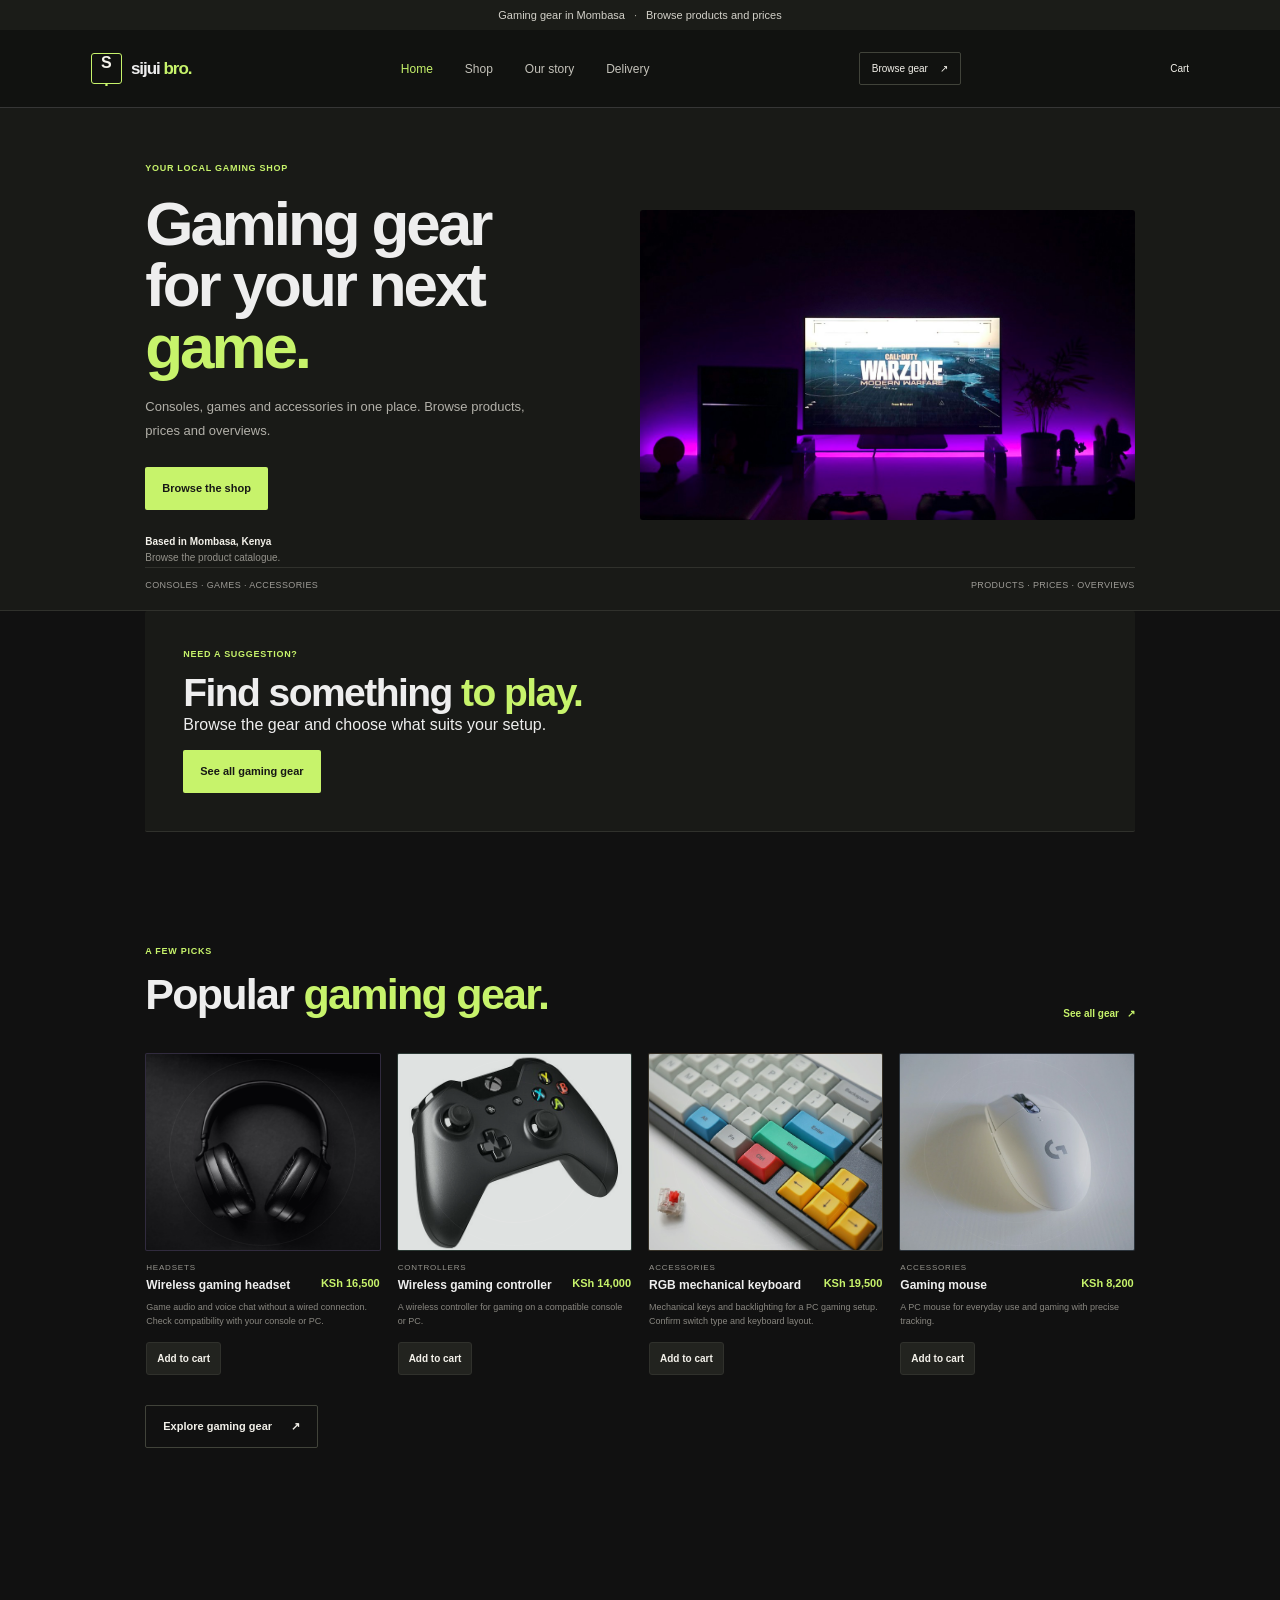
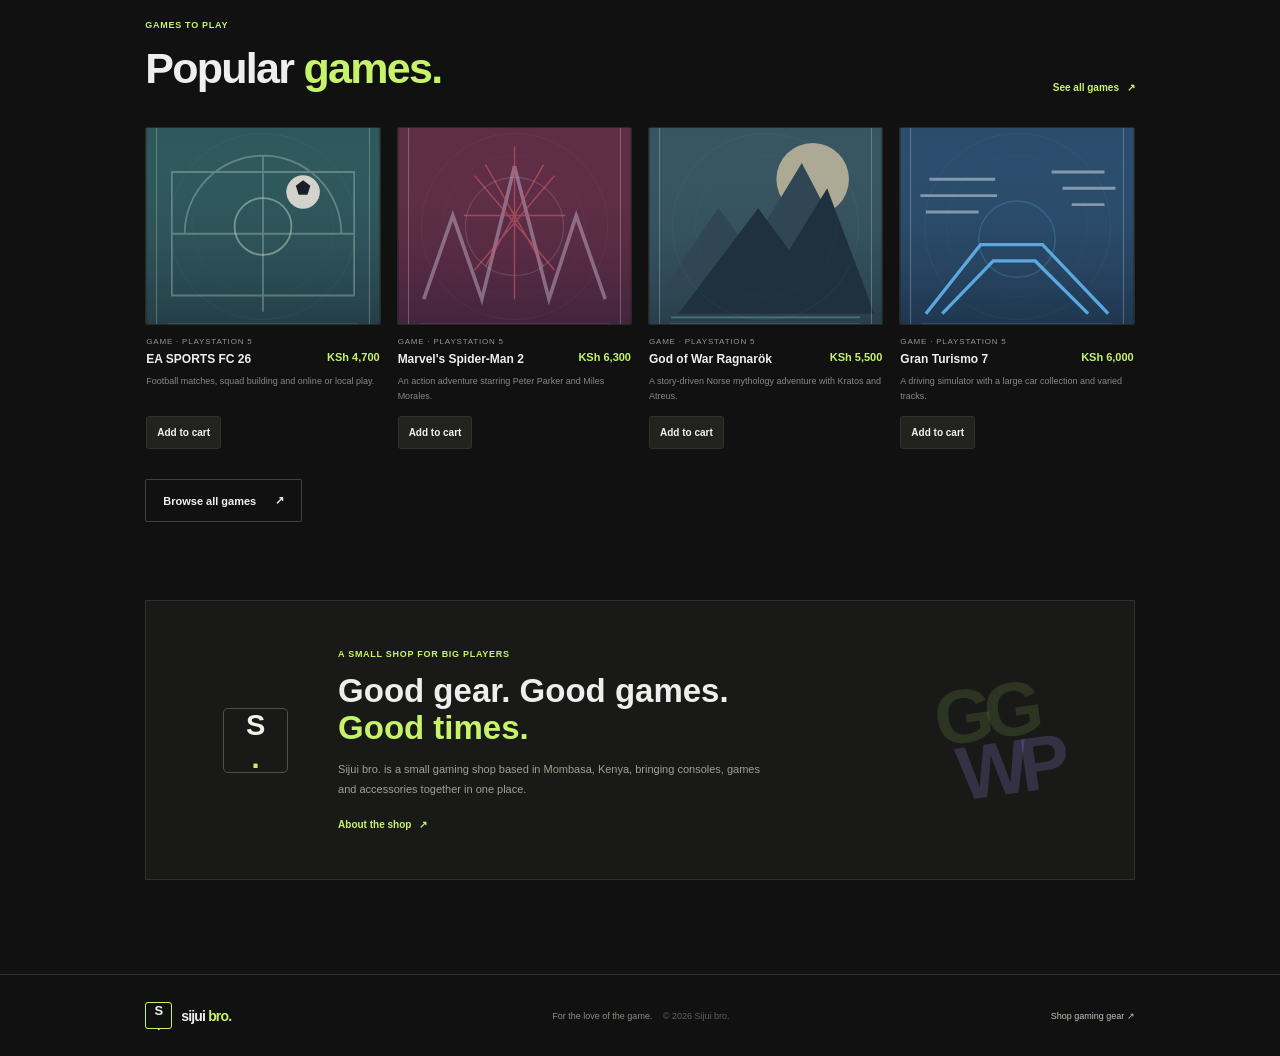
<file: index.html>
<!doctype html>
<html lang="en">
  <head>
    <meta charset="UTF-8" />
    <meta name="viewport" content="width=device-width, initial-scale=1.0" />
    <meta name="description" content="Discover gaming gear, accessories, and collectibles at Sijui bro." />
    <title>Sijui bro. — Level up your setup</title>
    <link rel="stylesheet" href="styles.css" />
  </head>
  <body class="home-page">
    <div class="announcement">Gaming gear in Mombasa <span class="announcement-divider">·</span> Browse products and prices</div>
    <header class="site-header">
      <a class="brand" href="index.html" aria-label="Sijui bro home">
        <span class="brand-mark" aria-hidden="true">S<span>.</span></span>
        <span class="brand-name">sijui <span>bro.</span></span>
      </a>
      <nav class="main-nav" aria-label="Main navigation">
        <a class="current-page" href="index.html" aria-current="page">Home</a>
        <a href="shop.html">Shop</a>
        <a href="about.html">Our story</a>
        <a href="delivery.html">Delivery</a>
      </nav>
      <a class="header-cta" href="shop.html">Browse gear <span aria-hidden="true">↗</span></a>
      <a class="header-cart" href="cart.html">Cart</a>
    </header>

    <main>
      <section class="hero" aria-labelledby="hero-heading">
        <div class="hero-copy">
          <p class="eyebrow">YOUR LOCAL GAMING SHOP</p>
          <h1 id="hero-heading">Gaming gear<br />for your next <span>game.</span></h1>
          <p class="hero-description">Consoles, games and accessories in one place. Browse products, prices and overviews.</p>
          <a class="button button-primary" href="shop.html">Browse the shop</a>
          <div class="hero-proof">
            <p><strong>Based in Mombasa, Kenya</strong><br />Browse the product catalogue.</p>
          </div>
        </div>
        <div class="hero-art">
          <img class="hero-image" src="assets/home-gaming-setup.jpg" alt="Gaming setup with a computer and colorful lights" />
          <span class="hero-sticker">GAMING SETUP</span>
        </div>
        <div class="hero-bottom">
          <span>CONSOLES · GAMES · ACCESSORIES</span>
          <span>PRODUCTS · PRICES · OVERVIEWS</span>
        </div>
      </section>

      <section class="preference-section">
        <div class="preference-intro">
          <p class="eyebrow">NEED A SUGGESTION?</p>
          <h2>Find something <span>to play.</span></h2>
          <p>Browse the gear and choose what suits your setup.</p>
          <a class="button button-primary" href="shop.html">See all gaming gear</a>
        </div>
      </section>

      <section class="shop-section home-featured" aria-labelledby="featured-heading">
        <div class="section-heading">
          <div>
            <p class="eyebrow">A FEW PICKS</p>
            <h2 id="featured-heading">Popular <span>gaming gear.</span></h2>
          </div>
          <a class="text-link" href="shop.html">See all gear <span aria-hidden="true">↗</span></a>
        </div>
        <div class="product-grid">
          <article class="product-card"><a class="product-art" href="shop.html#accessories" style="--art-bg: #292337"><img src="assets/unsplash-photo-1599669454699-248893623440.jpg" alt="Over-ear gaming headset" loading="lazy" /></a><div class="product-info"><p class="product-category">Headsets</p><div class="product-title-row"><a class="product-detail-link" href="product.html#wireless-gaming-headset"><h3 class="product-title">Wireless gaming headset</h3></a><span class="product-price">KSh 16,500</span></div><p class="product-description">Game audio and voice chat without a wired connection. Check compatibility with your console or PC.</p><a class="add-to-cart" href="cart.html#cart-wireless-gaming-headset">Add to cart</a></div></article>
          <article class="product-card"><a class="product-art" href="shop.html#accessories" style="--art-bg: #22312c"><img src="assets/microsoft-xbox-one-controller.jpg" alt="Gaming controller" loading="lazy" /></a><div class="product-info"><p class="product-category">Controllers</p><div class="product-title-row"><a class="product-detail-link" href="product.html#wireless-gaming-controller"><h3 class="product-title">Wireless gaming controller</h3></a><span class="product-price">KSh 14,000</span></div><p class="product-description">A wireless controller for gaming on a compatible console or PC.</p><a class="add-to-cart" href="cart.html#cart-wireless-gaming-controller">Add to cart</a></div></article>
          <article class="product-card"><a class="product-art" href="shop.html#accessories" style="--art-bg: #302b20"><img src="assets/unsplash-photo-1595225476474-87563907a212.jpg" alt="Mechanical gaming keyboard" loading="lazy" /></a><div class="product-info"><p class="product-category">Accessories</p><div class="product-title-row"><a class="product-detail-link" href="product.html#rgb-mechanical-keyboard"><h3 class="product-title">RGB mechanical keyboard</h3></a><span class="product-price">KSh 19,500</span></div><p class="product-description">Mechanical keys and backlighting for a PC gaming setup. Confirm switch type and keyboard layout.</p><a class="add-to-cart" href="cart.html#cart-rgb-mechanical-keyboard">Add to cart</a></div></article>
          <article class="product-card"><a class="product-art" href="shop.html#accessories" style="--art-bg: #242d35"><img src="assets/unsplash-photo-1527814050087-3793815479db.jpg" alt="Computer gaming mouse" loading="lazy" /></a><div class="product-info"><p class="product-category">Accessories</p><div class="product-title-row"><a class="product-detail-link" href="product.html#gaming-mouse"><h3 class="product-title">Gaming mouse</h3></a><span class="product-price">KSh 8,200</span></div><p class="product-description">A PC mouse for everyday use and gaming with precise tracking.</p><a class="add-to-cart" href="cart.html#cart-gaming-mouse">Add to cart</a></div></article>
        </div>
        <a class="button button-secondary" href="shop.html">Explore gaming gear <span aria-hidden="true">↗</span></a>
      </section>

      <section class="shop-section home-featured" aria-labelledby="featured-games-heading">
        <div class="section-heading">
          <div>
            <p class="eyebrow">GAMES TO PLAY</p>
            <h2 id="featured-games-heading">Popular <span>games.</span></h2>
          </div>
          <a class="text-link" href="shop.html#games">See all games <span aria-hidden="true">↗</span></a>
        </div>
        <div class="product-grid">
          <article class="product-card"><a class="product-art" href="shop.html#games"><img src="assets/game-fc-26.svg" alt="EA SPORTS FC 26 game artwork" loading="lazy" /></a><div class="product-info"><p class="product-category">Game · PlayStation 5</p><div class="product-title-row"><a class="product-detail-link" href="product.html#ea-sports-fc-26"><h3 class="product-title">EA SPORTS FC 26</h3></a><span class="product-price">KSh 4,700</span></div><p class="product-description">Football matches, squad building and online or local play.</p><a class="add-to-cart" href="cart.html#cart-ea-sports-fc-26">Add to cart</a></div></article>
          <article class="product-card"><a class="product-art" href="shop.html#games"><img src="assets/game-spider-man.svg" alt="Marvel's Spider-Man 2 game artwork" loading="lazy" /></a><div class="product-info"><p class="product-category">Game · PlayStation 5</p><div class="product-title-row"><a class="product-detail-link" href="product.html#marvels-spider-man-2"><h3 class="product-title">Marvel's Spider-Man 2</h3></a><span class="product-price">KSh 6,300</span></div><p class="product-description">An action adventure starring Peter Parker and Miles Morales.</p><a class="add-to-cart" href="cart.html#cart-marvels-spider-man-2">Add to cart</a></div></article>
          <article class="product-card"><a class="product-art" href="shop.html#games"><img src="assets/game-ragnarok.svg" alt="God of War Ragnarök game artwork" loading="lazy" /></a><div class="product-info"><p class="product-category">Game · PlayStation 5</p><div class="product-title-row"><a class="product-detail-link" href="product.html#god-of-war-ragnarok"><h3 class="product-title">God of War Ragnarök</h3></a><span class="product-price">KSh 5,500</span></div><p class="product-description">A story-driven Norse mythology adventure with Kratos and Atreus.</p><a class="add-to-cart" href="cart.html#cart-god-of-war-ragnarok">Add to cart</a></div></article>
          <article class="product-card"><a class="product-art" href="shop.html#games"><img src="assets/game-gran-turismo.svg" alt="Gran Turismo 7 game artwork" loading="lazy" /></a><div class="product-info"><p class="product-category">Game · PlayStation 5</p><div class="product-title-row"><a class="product-detail-link" href="product.html#gran-turismo-7"><h3 class="product-title">Gran Turismo 7</h3></a><span class="product-price">KSh 6,000</span></div><p class="product-description">A driving simulator with a large car collection and varied tracks.</p><a class="add-to-cart" href="cart.html#cart-gran-turismo-7">Add to cart</a></div></article>
        </div>
        <a class="button button-secondary" href="shop.html#games">Browse all games <span aria-hidden="true">↗</span></a>
      </section>

      <section class="about-section">
        <div class="about-icon" aria-hidden="true">S<span>.</span></div>
        <div>
          <p class="eyebrow"><span class="eyebrow-line"></span> A SMALL SHOP FOR BIG PLAYERS</p>
          <h2>Good gear. Good games.<br /><span>Good times.</span></h2>
          <p class="about-copy">Sijui bro. is a small gaming shop based in Mombasa, Kenya, bringing consoles, games and accessories together in one place.</p>
          <a class="text-link" href="about.html">About the shop <span aria-hidden="true">↗</span></a>
        </div>
        <div class="about-decoration" aria-hidden="true">GG<br /><span>WP</span></div>
      </section>
    </main>
    <footer class="site-footer">
      <a class="brand footer-brand" href="index.html" aria-label="Sijui bro home"><span class="brand-mark" aria-hidden="true">S<span>.</span></span><span class="brand-name">sijui <span>bro.</span></span></a>
      <p>For the love of the game. <span>© 2026 Sijui bro.</span></p>
      <a href="shop.html">Shop gaming gear ↗</a>
    </footer>
  </body>
</html>
</file>
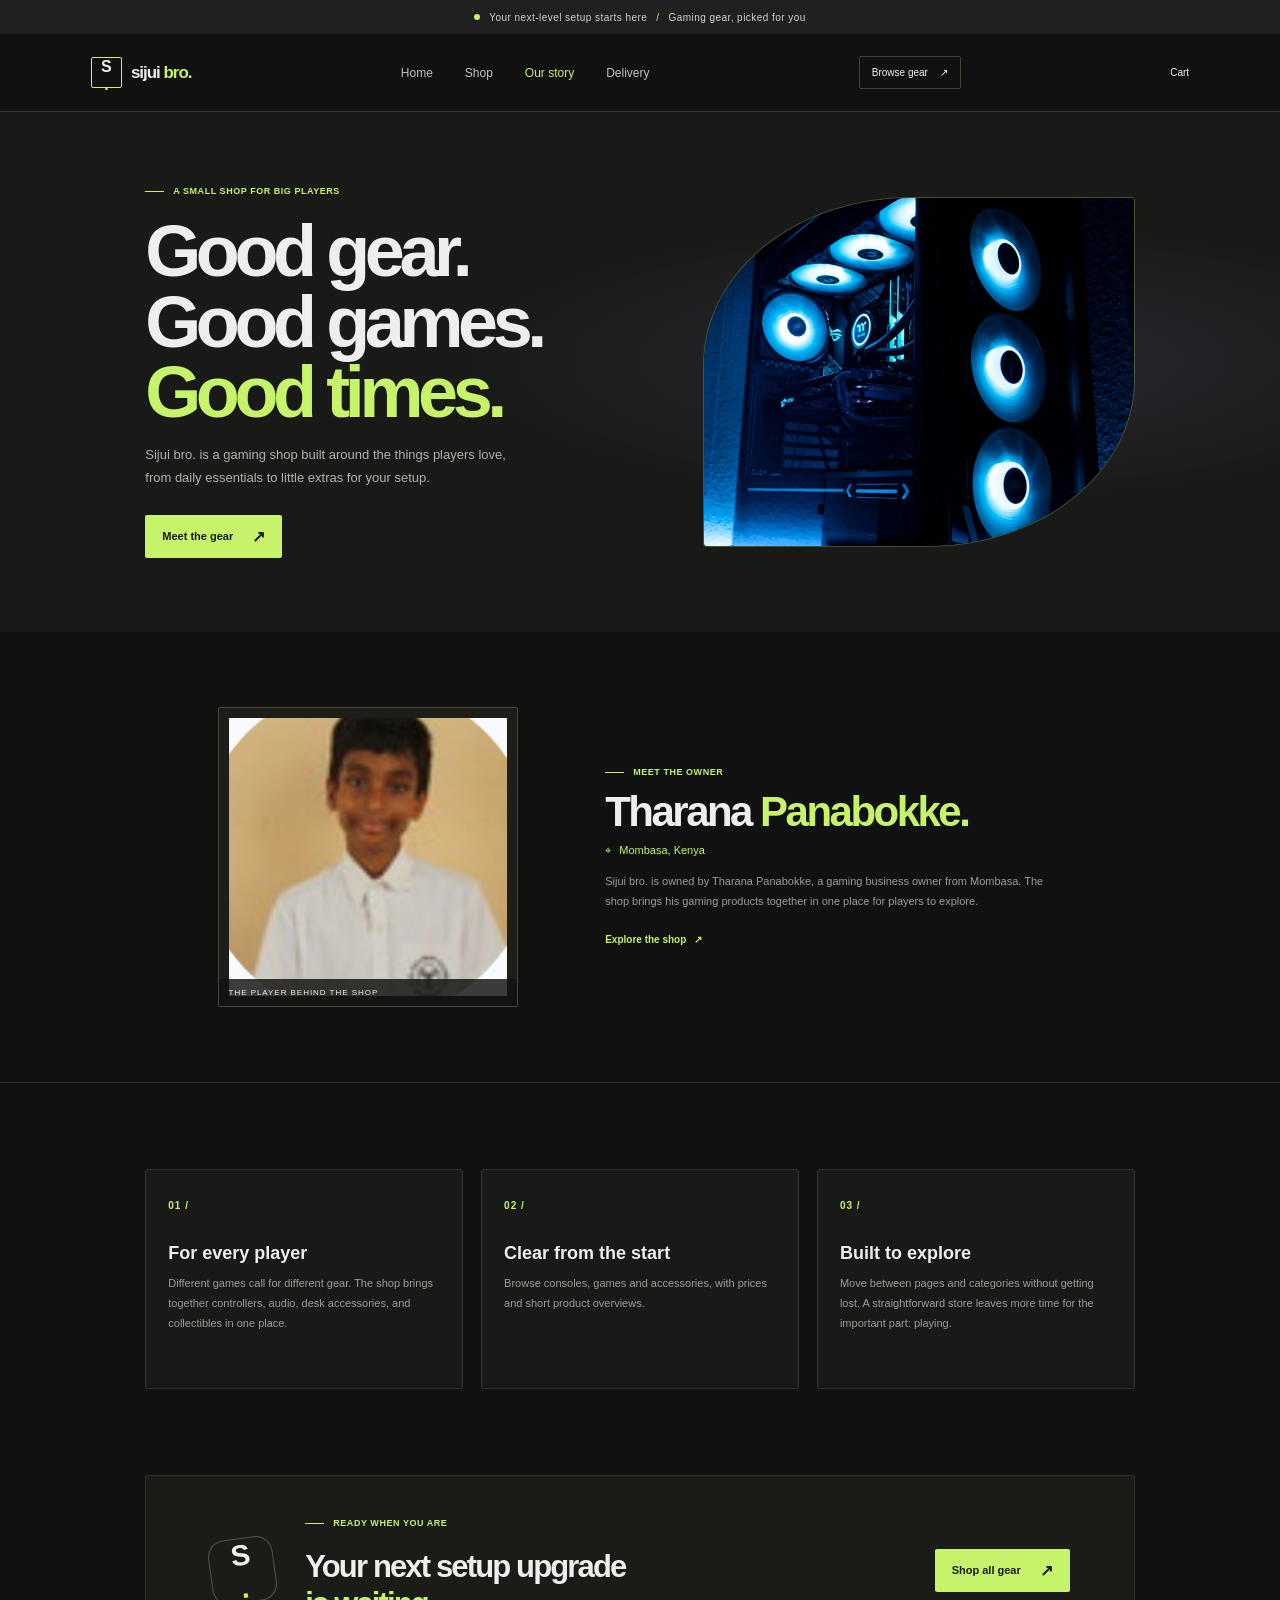
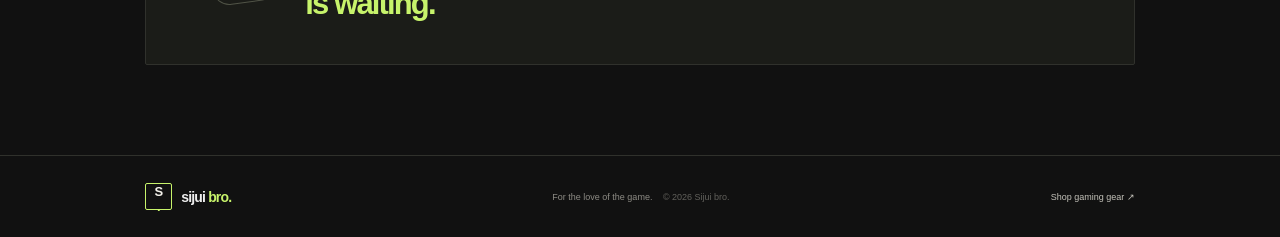
<file: about.html>
<!doctype html>
<html lang="en">
  <head>
    <meta charset="UTF-8" />
    <meta name="viewport" content="width=device-width, initial-scale=1.0" />
    <meta name="description" content="Meet Sijui bro., a gaming shop made for players and their setups." />
    <title>Our story — Sijui bro.</title>
    <link rel="stylesheet" href="styles.css" />
  </head>
  <body>
    <div class="announcement"><span class="announcement-dot" aria-hidden="true"></span> Your next-level setup starts here <span class="announcement-divider">/</span> Gaming gear, picked for you</div>
    <header class="site-header">
      <a class="brand" href="index.html" aria-label="Sijui bro home"><span class="brand-mark" aria-hidden="true">S<span>.</span></span><span class="brand-name">sijui <span>bro.</span></span></a>
      <nav class="main-nav" aria-label="Main navigation">
        <a href="index.html">Home</a>
        <a href="shop.html">Shop</a>
        <a class="current-page" href="about.html" aria-current="page">Our story</a>
        <a href="delivery.html">Delivery</a>
      </nav>
      <a class="header-cta" href="shop.html">Browse gear <span aria-hidden="true">↗</span></a>
      <a class="header-cart" href="cart.html">Cart</a>
    </header>
    <main>
      <section class="about-page-hero">
        <div class="about-page-copy">
          <p class="eyebrow"><span class="eyebrow-line"></span> A SMALL SHOP FOR BIG PLAYERS</p>
          <h1>Good gear.<br />Good games.<br /><span>Good times.</span></h1>
          <p class="hero-description">Sijui bro. is a gaming shop built around the things players love, from daily essentials to little extras for your setup.</p>
          <a class="button button-primary" href="shop.html">Meet the gear <span aria-hidden="true">↗</span></a>
        </div>
        <img src="assets/unsplash-photo-1587202372775-e229f172b9d7.jpg" alt="Gaming PC setup with colorful lights" />
      </section>
      <section class="owner-profile" aria-labelledby="owner-heading">
        <div class="owner-photo-frame">
          <img src="assets/owner-tharana-panabokke.png" alt="Tharana Panabokke, owner of Sijui bro." />
          <span class="owner-photo-label">THE PLAYER BEHIND THE SHOP</span>
        </div>
        <div class="owner-copy">
          <p class="eyebrow"><span class="eyebrow-line"></span> MEET THE OWNER</p>
          <h2 id="owner-heading">Tharana <span>Panabokke.</span></h2>
          <p class="owner-location"><span aria-hidden="true">⌖</span> Mombasa, Kenya</p>
          <p class="owner-description">Sijui bro. is owned by Tharana Panabokke, a gaming business owner from Mombasa. The shop brings his gaming products together in one place for players to explore.</p>
          <a class="text-link" href="shop.html">Explore the shop <span aria-hidden="true">↗</span></a>
        </div>
      </section>
      <section class="about-values">
        <article class="value-card">
          <span class="value-number">01 /</span>
          <h2>For every player</h2>
          <p>Different games call for different gear. The shop brings together controllers, audio, desk accessories, and collectibles in one place.</p>
        </article>
        <article class="value-card">
          <span class="value-number">02 /</span>
          <h2>Clear from the start</h2>
          <p>Browse consoles, games and accessories, with prices and short product overviews.</p>
        </article>
        <article class="value-card">
          <span class="value-number">03 /</span>
          <h2>Built to explore</h2>
          <p>Move between pages and categories without getting lost. A straightforward store leaves more time for the important part: playing.</p>
        </article>
      </section>
      <section class="about-callout">
        <div class="about-icon" aria-hidden="true">S<span>.</span></div>
        <div>
          <p class="eyebrow"><span class="eyebrow-line"></span> READY WHEN YOU ARE</p>
          <h2>Your next setup upgrade<br /><span>is waiting.</span></h2>
        </div>
        <a class="button button-primary" href="shop.html">Shop all gear <span aria-hidden="true">↗</span></a>
      </section>
    </main>
    <footer class="site-footer">
      <a class="brand footer-brand" href="index.html" aria-label="Sijui bro home"><span class="brand-mark" aria-hidden="true">S<span>.</span></span><span class="brand-name">sijui <span>bro.</span></span></a>
      <p>For the love of the game. <span>© 2026 Sijui bro.</span></p>
      <a href="shop.html">Shop gaming gear ↗</a>
    </footer>
  </body>
</html>
</file>
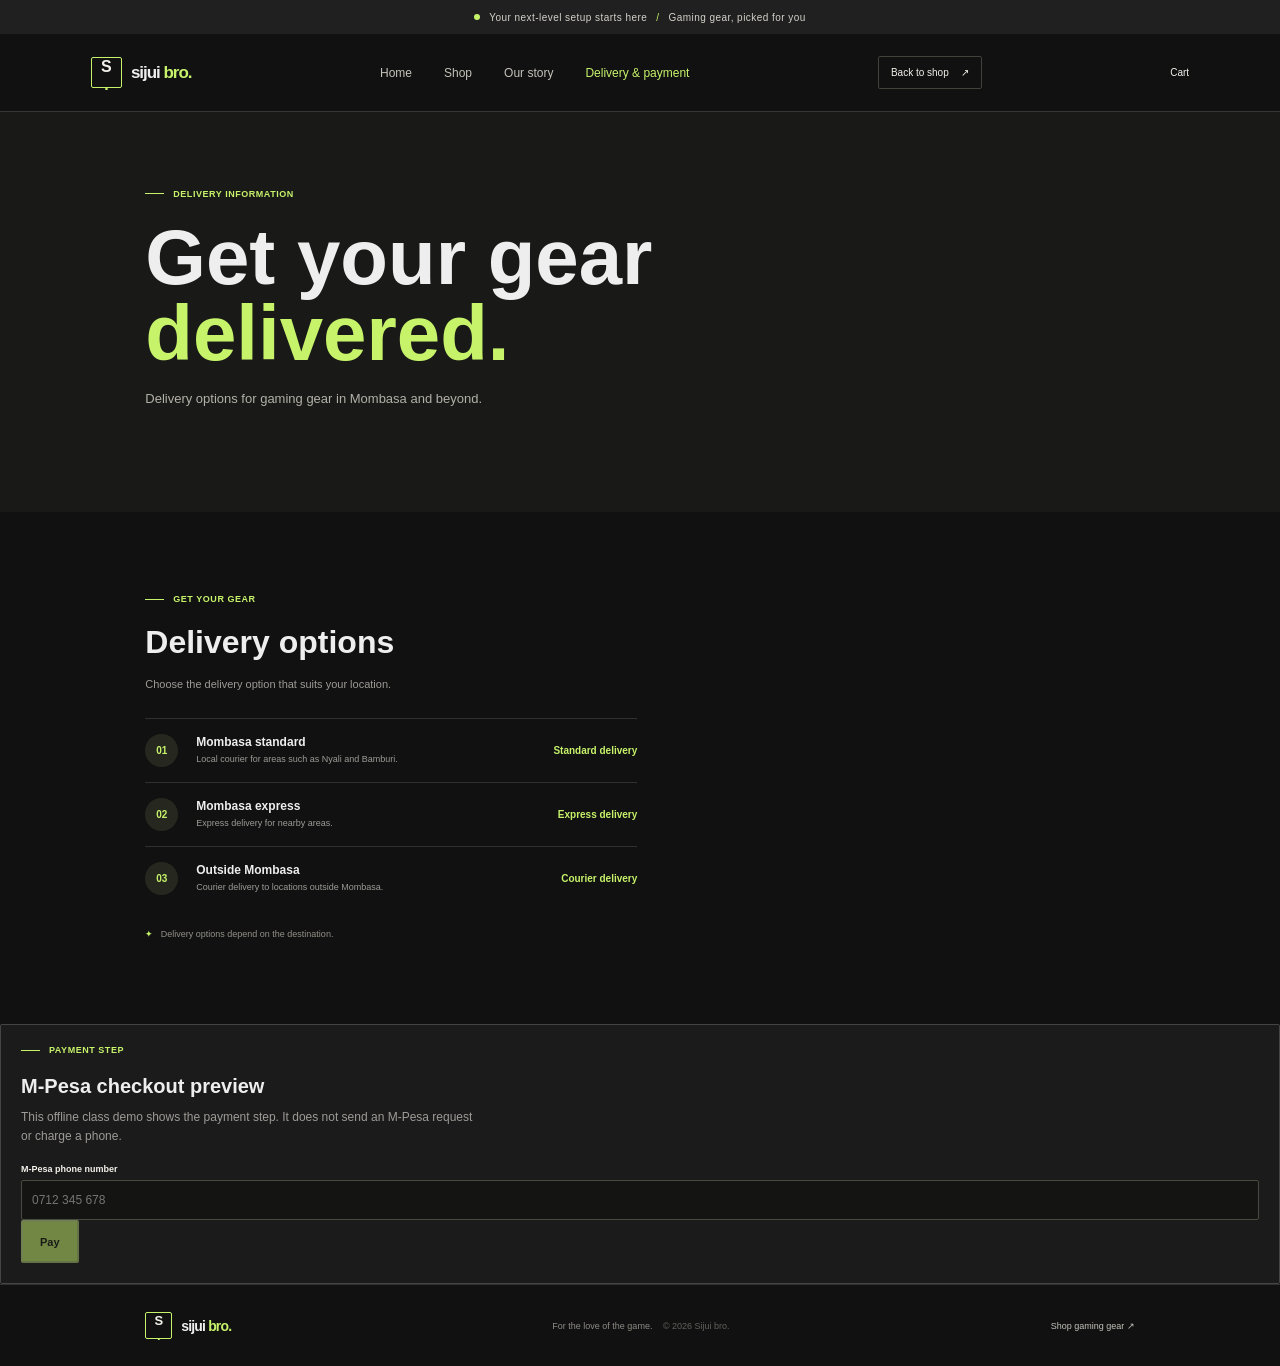
<file: delivery.html>
<!doctype html>
<html lang="en">
  <head>
    <meta charset="UTF-8" />
    <meta name="viewport" content="width=device-width, initial-scale=1.0" />
    <meta name="description" content="Delivery information for Sijui bro. gaming gear." />
    <title>Delivery information — Sijui bro.</title>
    <link rel="stylesheet" href="styles.css" />
  </head>
  <body>
    <div class="announcement"><span class="announcement-dot" aria-hidden="true"></span> Your next-level setup starts here <span class="announcement-divider">/</span> Gaming gear, picked for you</div>
    <header class="site-header">
      <a class="brand" href="index.html" aria-label="Sijui bro home"><span class="brand-mark" aria-hidden="true">S<span>.</span></span><span class="brand-name">sijui <span>bro.</span></span></a>
      <nav class="main-nav" aria-label="Main navigation">
        <a href="index.html">Home</a>
        <a href="shop.html">Shop</a>
        <a href="about.html">Our story</a>
        <a class="current-page" href="delivery.html" aria-current="page">Delivery &amp; payment</a>
      </nav>
      <a class="header-cta" href="shop.html">Back to shop <span aria-hidden="true">↗</span></a>
      <a class="header-cart" href="cart.html">Cart</a>
    </header>
    <main>
      <section class="page-hero delivery-hero">
        <p class="eyebrow"><span class="eyebrow-line"></span> DELIVERY INFORMATION</p>
        <h1>Get your gear<br /><span>delivered.</span></h1>
        <p class="hero-description">Delivery options for gaming gear in Mombasa and beyond.</p>
      </section>
      <section class="delivery-layout">
        <div class="delivery-options">
          <p class="eyebrow"><span class="eyebrow-line"></span> GET YOUR GEAR</p>
          <h2>Delivery options</h2>
          <p class="delivery-intro">Choose the delivery option that suits your location.</p>
          <article class="delivery-card">
            <span class="delivery-icon" aria-hidden="true">01</span>
            <div><h3>Mombasa standard</h3><p>Local courier for areas such as Nyali and Bamburi.</p></div>
            <strong>Standard delivery</strong>
          </article>
          <article class="delivery-card">
            <span class="delivery-icon" aria-hidden="true">02</span>
            <div><h3>Mombasa express</h3><p>Express delivery for nearby areas.</p></div>
            <strong>Express delivery</strong>
          </article>
          <article class="delivery-card">
            <span class="delivery-icon" aria-hidden="true">03</span>
            <div><h3>Outside Mombasa</h3><p>Courier delivery to locations outside Mombasa.</p></div>
            <strong>Courier delivery</strong>
          </article>
          <div class="delivery-footnote"><span aria-hidden="true">✦</span> Delivery options depend on the destination.</div>
        </div>
      </section>
      <section class="payment-demo" id="payment-info" aria-labelledby="payment-info-heading">
        <p class="eyebrow"><span class="eyebrow-line"></span> PAYMENT STEP</p>
        <h2 id="payment-info-heading">M-Pesa checkout preview</h2>
        <p class="payment-explainer">This offline class demo shows the payment step. It does not send an M-Pesa request or charge a phone.</p>
        <label class="phone-label" for="payment-phone">M-Pesa phone number</label>
        <input class="phone-input" id="payment-phone" type="tel" inputmode="tel" placeholder="0712 345 678" />
        <button class="button button-primary" type="button" disabled>Pay</button>
      </section>
    </main>
    <footer class="site-footer">
      <a class="brand footer-brand" href="index.html" aria-label="Sijui bro home"><span class="brand-mark" aria-hidden="true">S<span>.</span></span><span class="brand-name">sijui <span>bro.</span></span></a>
      <p>For the love of the game. <span>© 2026 Sijui bro.</span></p>
      <a href="shop.html">Shop gaming gear ↗</a>
    </footer>
  </body>
</html>
</file>
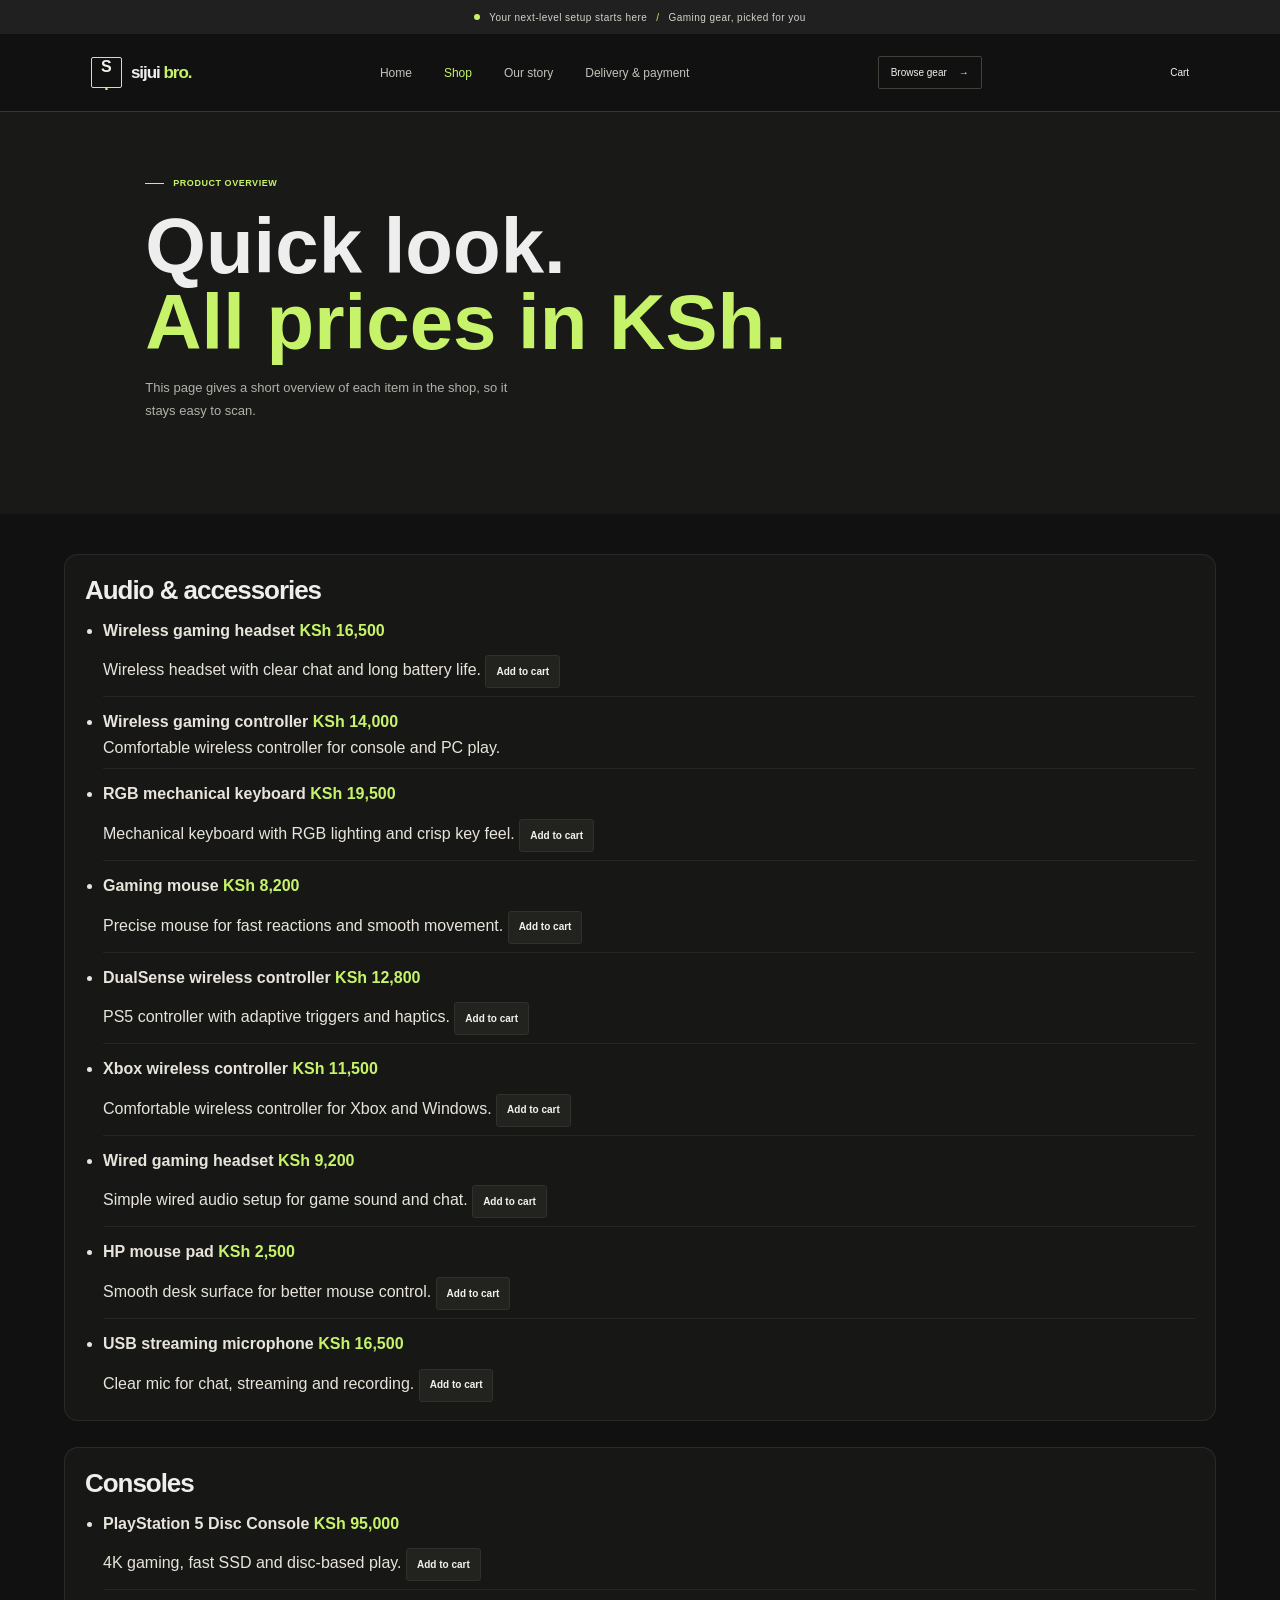
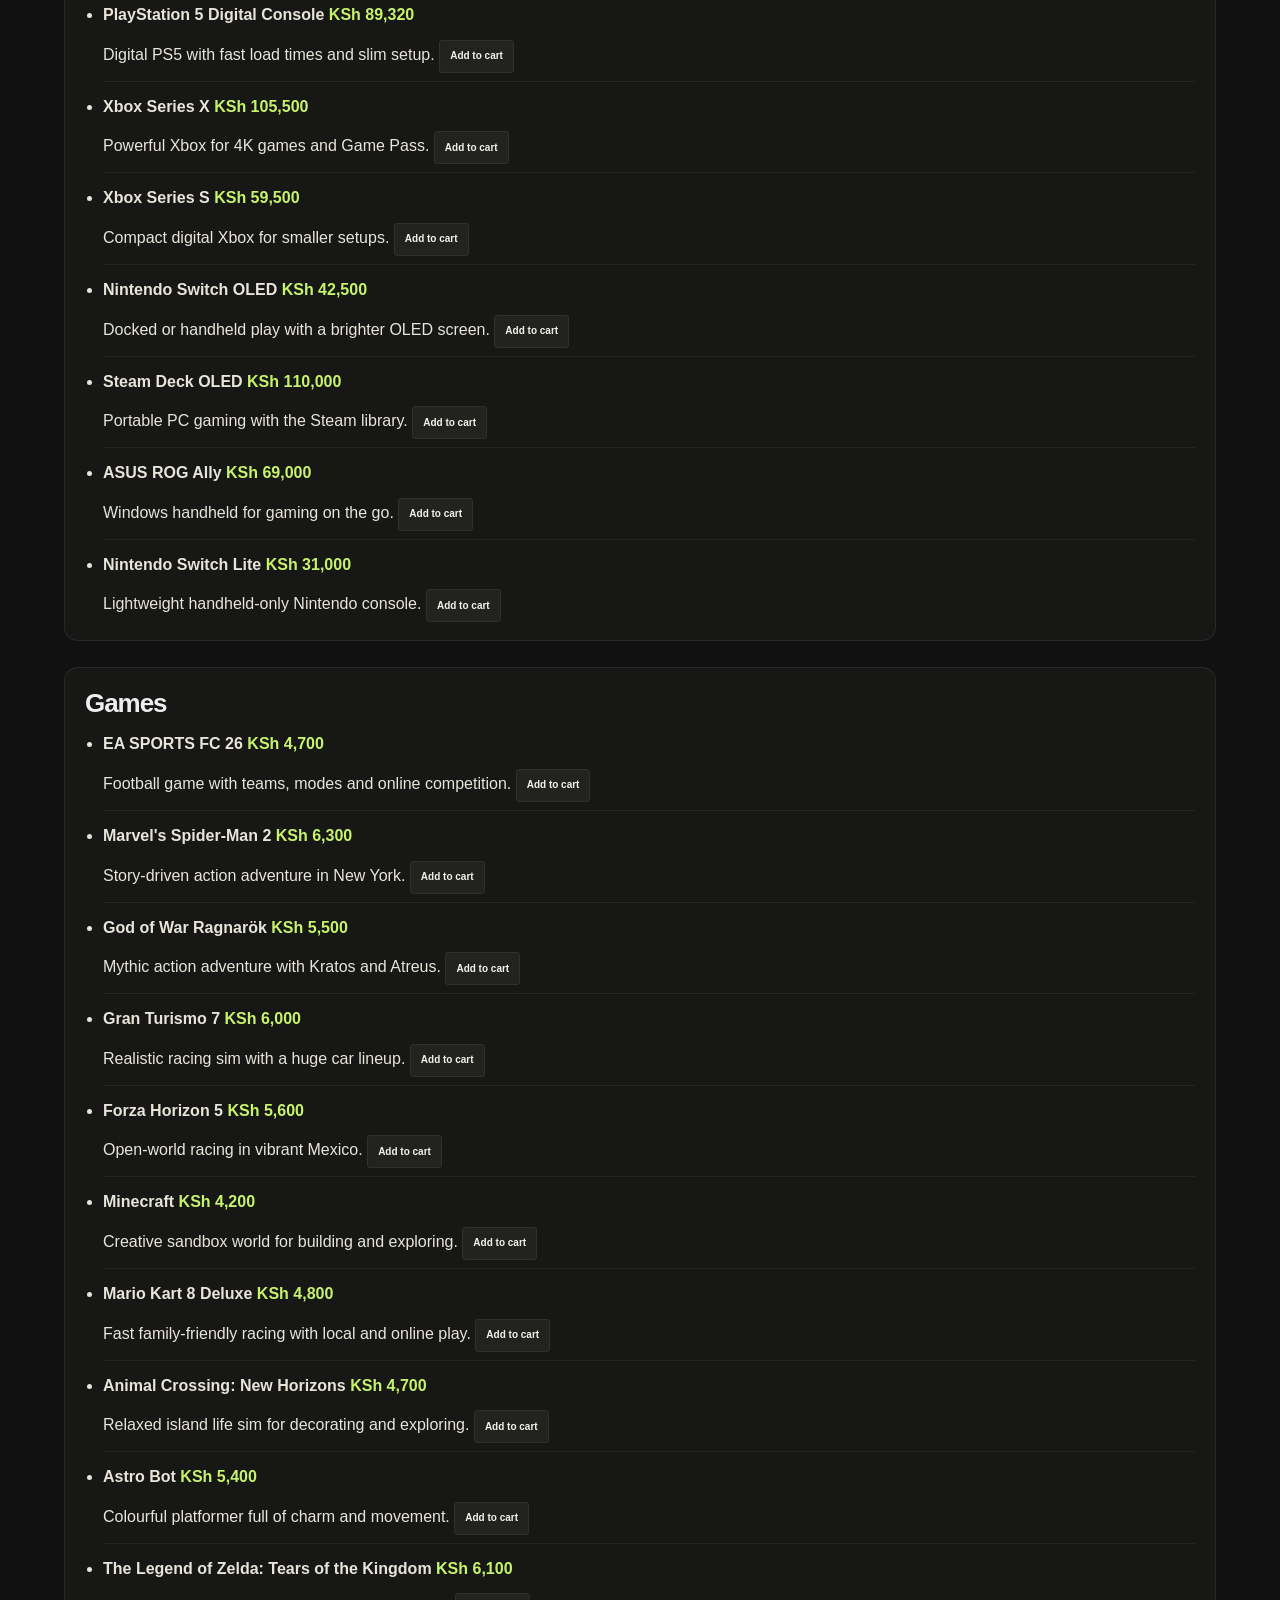
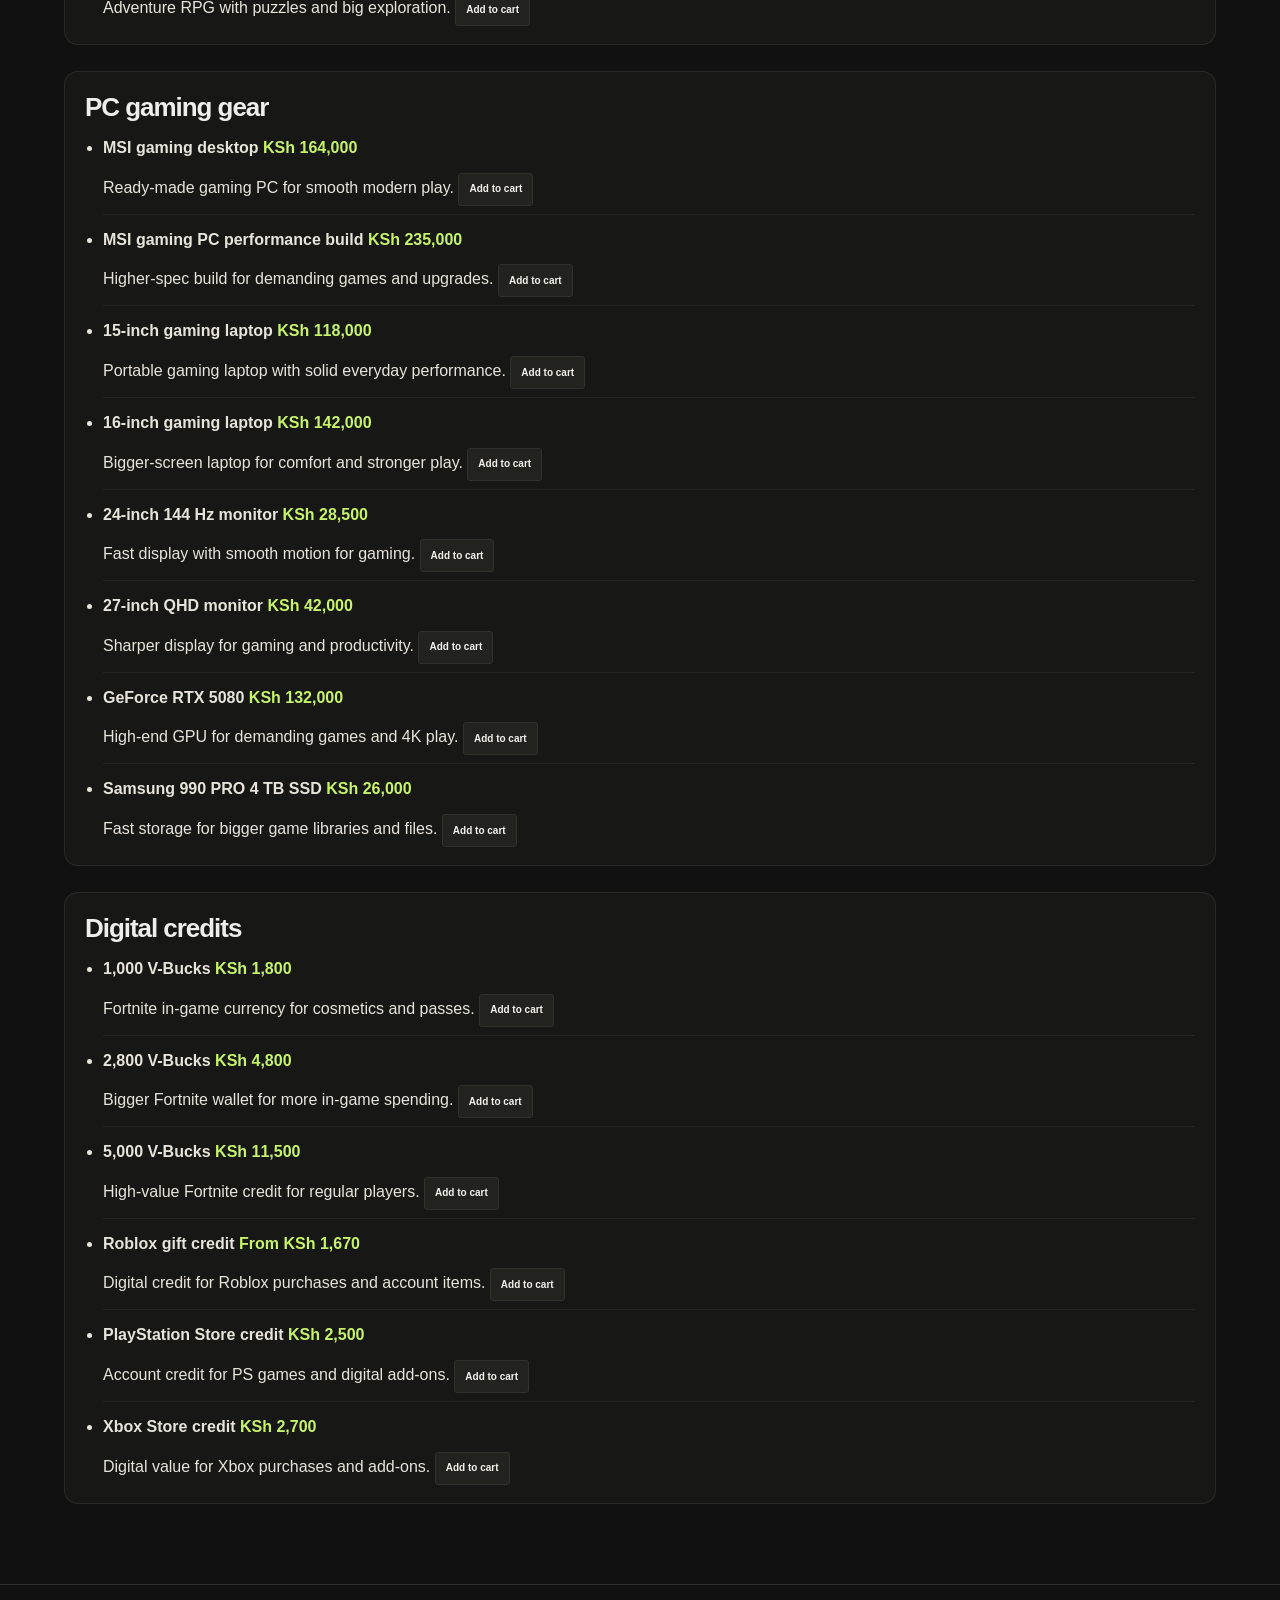
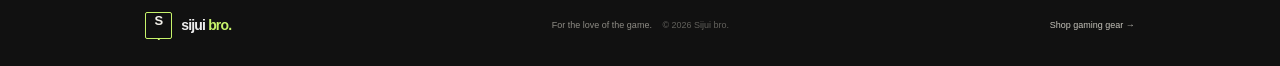
<file: product.html>
<!doctype html>
<html lang="en">
  <head>
    <meta charset="UTF-8" />
    <meta name="viewport" content="width=device-width, initial-scale=1.0" />
    <meta name="description" content="Compact product overview of Sijui bro. gaming gear and prices in KSh." />
    <title>Product overview — Sijui bro.</title>
    <link rel="stylesheet" href="styles.css" />
  </head>
  <body>
    <div class="announcement"><span class="announcement-dot" aria-hidden="true"></span> Your next-level setup starts here <span class="announcement-divider">/</span> Gaming gear, picked for you</div>
    <header class="site-header">
      <a class="brand" href="index.html" aria-label="Sijui bro home"><span class="brand-mark" aria-hidden="true">S<span>.</span></span><span class="brand-name">sijui <span>bro.</span></span></a>
      <nav class="main-nav" aria-label="Main navigation">
        <a href="index.html">Home</a>
        <a class="current-page" href="shop.html" aria-current="page">Shop</a>
        <a href="about.html">Our story</a>
        <a href="delivery.html">Delivery &amp; payment</a>
      </nav>
      <a class="header-cta" href="shop.html">Browse gear <span aria-hidden="true">&rarr;</span></a>
      <a class="header-cart" href="cart.html">Cart</a>
    </header>
    <main>
      <section class="page-hero delivery-hero">
        <p class="eyebrow"><span class="eyebrow-line"></span> PRODUCT OVERVIEW</p>
        <h1>Quick look.<br /><span>All prices in KSh.</span></h1>
        <p class="hero-description">This page gives a short overview of each item in the shop, so it stays easy to scan.</p>
      </section>
      <section class="overview-page" aria-label="Brief product descriptions">
        <div class="overview-group">
          <h2>Audio & accessories</h2>
          <ul class="overview-list">
            <li id="wireless-gaming-headset"><strong>Wireless gaming headset</strong> <span class="overview-price">KSh 16,500</span><br /><span>Wireless headset with clear chat and long battery life.</span> <a class="add-to-cart" href="cart.html#cart-wireless-gaming-headset">Add to cart</a></li>
            <li id="wireless-gaming-controller"><strong>Wireless gaming controller</strong> <span class="overview-price">KSh 14,000</span><br /><span>Comfortable wireless controller for console and PC play.</span></li>
            <li id="rgb-mechanical-keyboard"><strong>RGB mechanical keyboard</strong> <span class="overview-price">KSh 19,500</span><br /><span>Mechanical keyboard with RGB lighting and crisp key feel.</span> <a class="add-to-cart" href="cart.html#cart-rgb-mechanical-keyboard">Add to cart</a></li>
            <li id="gaming-mouse"><strong>Gaming mouse</strong> <span class="overview-price">KSh 8,200</span><br /><span>Precise mouse for fast reactions and smooth movement.</span> <a class="add-to-cart" href="cart.html#cart-gaming-mouse">Add to cart</a></li>
            <li id="dualsense-wireless-controller"><strong>DualSense wireless controller</strong> <span class="overview-price">KSh 12,800</span><br /><span>PS5 controller with adaptive triggers and haptics.</span> <a class="add-to-cart" href="cart.html#cart-dualsense-wireless-controller">Add to cart</a></li>
            <li id="xbox-wireless-controller"><strong>Xbox wireless controller</strong> <span class="overview-price">KSh 11,500</span><br /><span>Comfortable wireless controller for Xbox and Windows.</span> <a class="add-to-cart" href="cart.html#cart-xbox-wireless-controller">Add to cart</a></li>
            <li id="wired-gaming-headset"><strong>Wired gaming headset</strong> <span class="overview-price">KSh 9,200</span><br /><span>Simple wired audio setup for game sound and chat.</span> <a class="add-to-cart" href="cart.html#cart-wired-gaming-headset">Add to cart</a></li>
            <li id="hp-mouse-pad"><strong>HP mouse pad</strong> <span class="overview-price">KSh 2,500</span><br /><span>Smooth desk surface for better mouse control.</span> <a class="add-to-cart" href="cart.html#cart-hp-mouse-pad">Add to cart</a></li>
            <li id="usb-streaming-microphone"><strong>USB streaming microphone</strong> <span class="overview-price">KSh 16,500</span><br /><span>Clear mic for chat, streaming and recording.</span> <a class="add-to-cart" href="cart.html#cart-usb-streaming-microphone">Add to cart</a></li>
          </ul>
        </div>
        <div class="overview-group">
          <h2>Consoles</h2>
          <ul class="overview-list">
            <li id="playstation-5-disc-console"><strong>PlayStation 5 Disc Console</strong> <span class="overview-price">KSh 95,000</span><br /><span>4K gaming, fast SSD and disc-based play.</span> <a class="add-to-cart" href="cart.html#cart-playstation-5-disc-console">Add to cart</a></li>
            <li id="playstation-5-digital-console"><strong>PlayStation 5 Digital Console</strong> <span class="overview-price">KSh 89,320</span><br /><span>Digital PS5 with fast load times and slim setup.</span> <a class="add-to-cart" href="cart.html#cart-playstation-5-digital-console">Add to cart</a></li>
            <li id="xbox-series-x"><strong>Xbox Series X</strong> <span class="overview-price">KSh 105,500</span><br /><span>Powerful Xbox for 4K games and Game Pass.</span> <a class="add-to-cart" href="cart.html#cart-xbox-series-x">Add to cart</a></li>
            <li id="xbox-series-s"><strong>Xbox Series S</strong> <span class="overview-price">KSh 59,500</span><br /><span>Compact digital Xbox for smaller setups.</span> <a class="add-to-cart" href="cart.html#cart-xbox-series-s">Add to cart</a></li>
            <li id="nintendo-switch-oled"><strong>Nintendo Switch OLED</strong> <span class="overview-price">KSh 42,500</span><br /><span>Docked or handheld play with a brighter OLED screen.</span> <a class="add-to-cart" href="cart.html#cart-nintendo-switch-oled">Add to cart</a></li>
            <li id="steam-deck-oled"><strong>Steam Deck OLED</strong> <span class="overview-price">KSh 110,000</span><br /><span>Portable PC gaming with the Steam library.</span> <a class="add-to-cart" href="cart.html#cart-steam-deck-oled">Add to cart</a></li>
            <li id="asus-rog-ally"><strong>ASUS ROG Ally</strong> <span class="overview-price">KSh 69,000</span><br /><span>Windows handheld for gaming on the go.</span> <a class="add-to-cart" href="cart.html#cart-asus-rog-ally">Add to cart</a></li>
            <li id="nintendo-switch-lite"><strong>Nintendo Switch Lite</strong> <span class="overview-price">KSh 31,000</span><br /><span>Lightweight handheld-only Nintendo console.</span> <a class="add-to-cart" href="cart.html#cart-nintendo-switch-lite">Add to cart</a></li>
          </ul>
        </div>
        <div class="overview-group">
          <h2>Games</h2>
          <ul class="overview-list">
            <li id="ea-sports-fc-26"><strong>EA SPORTS FC 26</strong> <span class="overview-price">KSh 4,700</span><br /><span>Football game with teams, modes and online competition.</span> <a class="add-to-cart" href="cart.html#cart-ea-sports-fc-26">Add to cart</a></li>
            <li id="marvels-spider-man-2"><strong>Marvel's Spider-Man 2</strong> <span class="overview-price">KSh 6,300</span><br /><span>Story-driven action adventure in New York.</span> <a class="add-to-cart" href="cart.html#cart-marvels-spider-man-2">Add to cart</a></li>
            <li id="god-of-war-ragnarok"><strong>God of War Ragnarök</strong> <span class="overview-price">KSh 5,500</span><br /><span>Mythic action adventure with Kratos and Atreus.</span> <a class="add-to-cart" href="cart.html#cart-god-of-war-ragnarok">Add to cart</a></li>
            <li id="gran-turismo-7"><strong>Gran Turismo 7</strong> <span class="overview-price">KSh 6,000</span><br /><span>Realistic racing sim with a huge car lineup.</span> <a class="add-to-cart" href="cart.html#cart-gran-turismo-7">Add to cart</a></li>
            <li id="forza-horizon-5"><strong>Forza Horizon 5</strong> <span class="overview-price">KSh 5,600</span><br /><span>Open-world racing in vibrant Mexico.</span> <a class="add-to-cart" href="cart.html#cart-forza-horizon-5">Add to cart</a></li>
            <li id="minecraft"><strong>Minecraft</strong> <span class="overview-price">KSh 4,200</span><br /><span>Creative sandbox world for building and exploring.</span> <a class="add-to-cart" href="cart.html#cart-minecraft">Add to cart</a></li>
            <li id="mario-kart-8-deluxe"><strong>Mario Kart 8 Deluxe</strong> <span class="overview-price">KSh 4,800</span><br /><span>Fast family-friendly racing with local and online play.</span> <a class="add-to-cart" href="cart.html#cart-mario-kart-8-deluxe">Add to cart</a></li>
            <li id="animal-crossing-new-horizons"><strong>Animal Crossing: New Horizons</strong> <span class="overview-price">KSh 4,700</span><br /><span>Relaxed island life sim for decorating and exploring.</span> <a class="add-to-cart" href="cart.html#cart-animal-crossing-new-horizons">Add to cart</a></li>
            <li id="astro-bot"><strong>Astro Bot</strong> <span class="overview-price">KSh 5,400</span><br /><span>Colourful platformer full of charm and movement.</span> <a class="add-to-cart" href="cart.html#cart-astro-bot">Add to cart</a></li>
            <li id="the-legend-of-zelda-tears-of-the-kingdom"><strong>The Legend of Zelda: Tears of the Kingdom</strong> <span class="overview-price">KSh 6,100</span><br /><span>Adventure RPG with puzzles and big exploration.</span> <a class="add-to-cart" href="cart.html#cart-the-legend-of-zelda-tears-of-the-kingdom">Add to cart</a></li>
          </ul>
        </div>
        <div class="overview-group">
          <h2>PC gaming gear</h2>
          <ul class="overview-list">
            <li id="msi-gaming-desktop"><strong>MSI gaming desktop</strong> <span class="overview-price">KSh 164,000</span><br /><span>Ready-made gaming PC for smooth modern play.</span> <a class="add-to-cart" href="cart.html#cart-msi-gaming-desktop">Add to cart</a></li>
            <li id="msi-gaming-pc-performance-build"><strong>MSI gaming PC performance build</strong> <span class="overview-price">KSh 235,000</span><br /><span>Higher-spec build for demanding games and upgrades.</span> <a class="add-to-cart" href="cart.html#cart-msi-gaming-pc-performance-build">Add to cart</a></li>
            <li id="15-inch-gaming-laptop"><strong>15-inch gaming laptop</strong> <span class="overview-price">KSh 118,000</span><br /><span>Portable gaming laptop with solid everyday performance.</span> <a class="add-to-cart" href="cart.html#cart-15-inch-gaming-laptop">Add to cart</a></li>
            <li id="16-inch-gaming-laptop"><strong>16-inch gaming laptop</strong> <span class="overview-price">KSh 142,000</span><br /><span>Bigger-screen laptop for comfort and stronger play.</span> <a class="add-to-cart" href="cart.html#cart-16-inch-gaming-laptop">Add to cart</a></li>
            <li id="24-inch-144-hz-monitor"><strong>24-inch 144 Hz monitor</strong> <span class="overview-price">KSh 28,500</span><br /><span>Fast display with smooth motion for gaming.</span> <a class="add-to-cart" href="cart.html#cart-24-inch-144-hz-monitor">Add to cart</a></li>
            <li id="27-inch-qhd-monitor"><strong>27-inch QHD monitor</strong> <span class="overview-price">KSh 42,000</span><br /><span>Sharper display for gaming and productivity.</span> <a class="add-to-cart" href="cart.html#cart-27-inch-qhd-monitor">Add to cart</a></li>
            <li id="geforce-rtx-5080"><strong>GeForce RTX 5080</strong> <span class="overview-price">KSh 132,000</span><br /><span>High-end GPU for demanding games and 4K play.</span> <a class="add-to-cart" href="cart.html#cart-geforce-rtx-5080">Add to cart</a></li>
            <li id="samsung-990-pro-4-tb-ssd"><strong>Samsung 990 PRO 4 TB SSD</strong> <span class="overview-price">KSh 26,000</span><br /><span>Fast storage for bigger game libraries and files.</span> <a class="add-to-cart" href="cart.html#cart-samsung-990-pro-4-tb-ssd">Add to cart</a></li>
          </ul>
        </div>
        <div class="overview-group">
          <h2>Digital credits</h2>
          <ul class="overview-list">
            <li id="1000-v-bucks"><strong>1,000 V-Bucks</strong> <span class="overview-price">KSh 1,800</span><br /><span>Fortnite in-game currency for cosmetics and passes.</span> <a class="add-to-cart" href="cart.html#cart-1000-v-bucks">Add to cart</a></li>
            <li id="2800-v-bucks"><strong>2,800 V-Bucks</strong> <span class="overview-price">KSh 4,800</span><br /><span>Bigger Fortnite wallet for more in-game spending.</span> <a class="add-to-cart" href="cart.html#cart-2800-v-bucks">Add to cart</a></li>
            <li id="5000-v-bucks"><strong>5,000 V-Bucks</strong> <span class="overview-price">KSh 11,500</span><br /><span>High-value Fortnite credit for regular players.</span> <a class="add-to-cart" href="cart.html#cart-5000-v-bucks">Add to cart</a></li>
            <li id="roblox-gift-credit"><strong>Roblox gift credit</strong> <span class="overview-price">From KSh 1,670</span><br /><span>Digital credit for Roblox purchases and account items.</span> <a class="add-to-cart" href="cart.html#cart-roblox-gift-credit">Add to cart</a></li>
            <li id="playstation-store-credit"><strong>PlayStation Store credit</strong> <span class="overview-price">KSh 2,500</span><br /><span>Account credit for PS games and digital add-ons.</span> <a class="add-to-cart" href="cart.html#cart-playstation-store-credit">Add to cart</a></li>
            <li id="xbox-store-credit"><strong>Xbox Store credit</strong> <span class="overview-price">KSh 2,700</span><br /><span>Digital value for Xbox purchases and add-ons.</span> <a class="add-to-cart" href="cart.html#cart-xbox-store-credit">Add to cart</a></li>
          </ul>
        </div>
      </section>
    </main>
    <footer class="site-footer">
      <a class="brand footer-brand" href="index.html" aria-label="Sijui bro home"><span class="brand-mark" aria-hidden="true">S<span>.</span></span><span class="brand-name">sijui <span>bro.</span></span></a>
      <p>For the love of the game. <span>&copy; 2026 Sijui bro.</span></p>
      <a href="shop.html">Shop gaming gear &rarr;</a>
    </footer>
  </body>
</html>
</file>
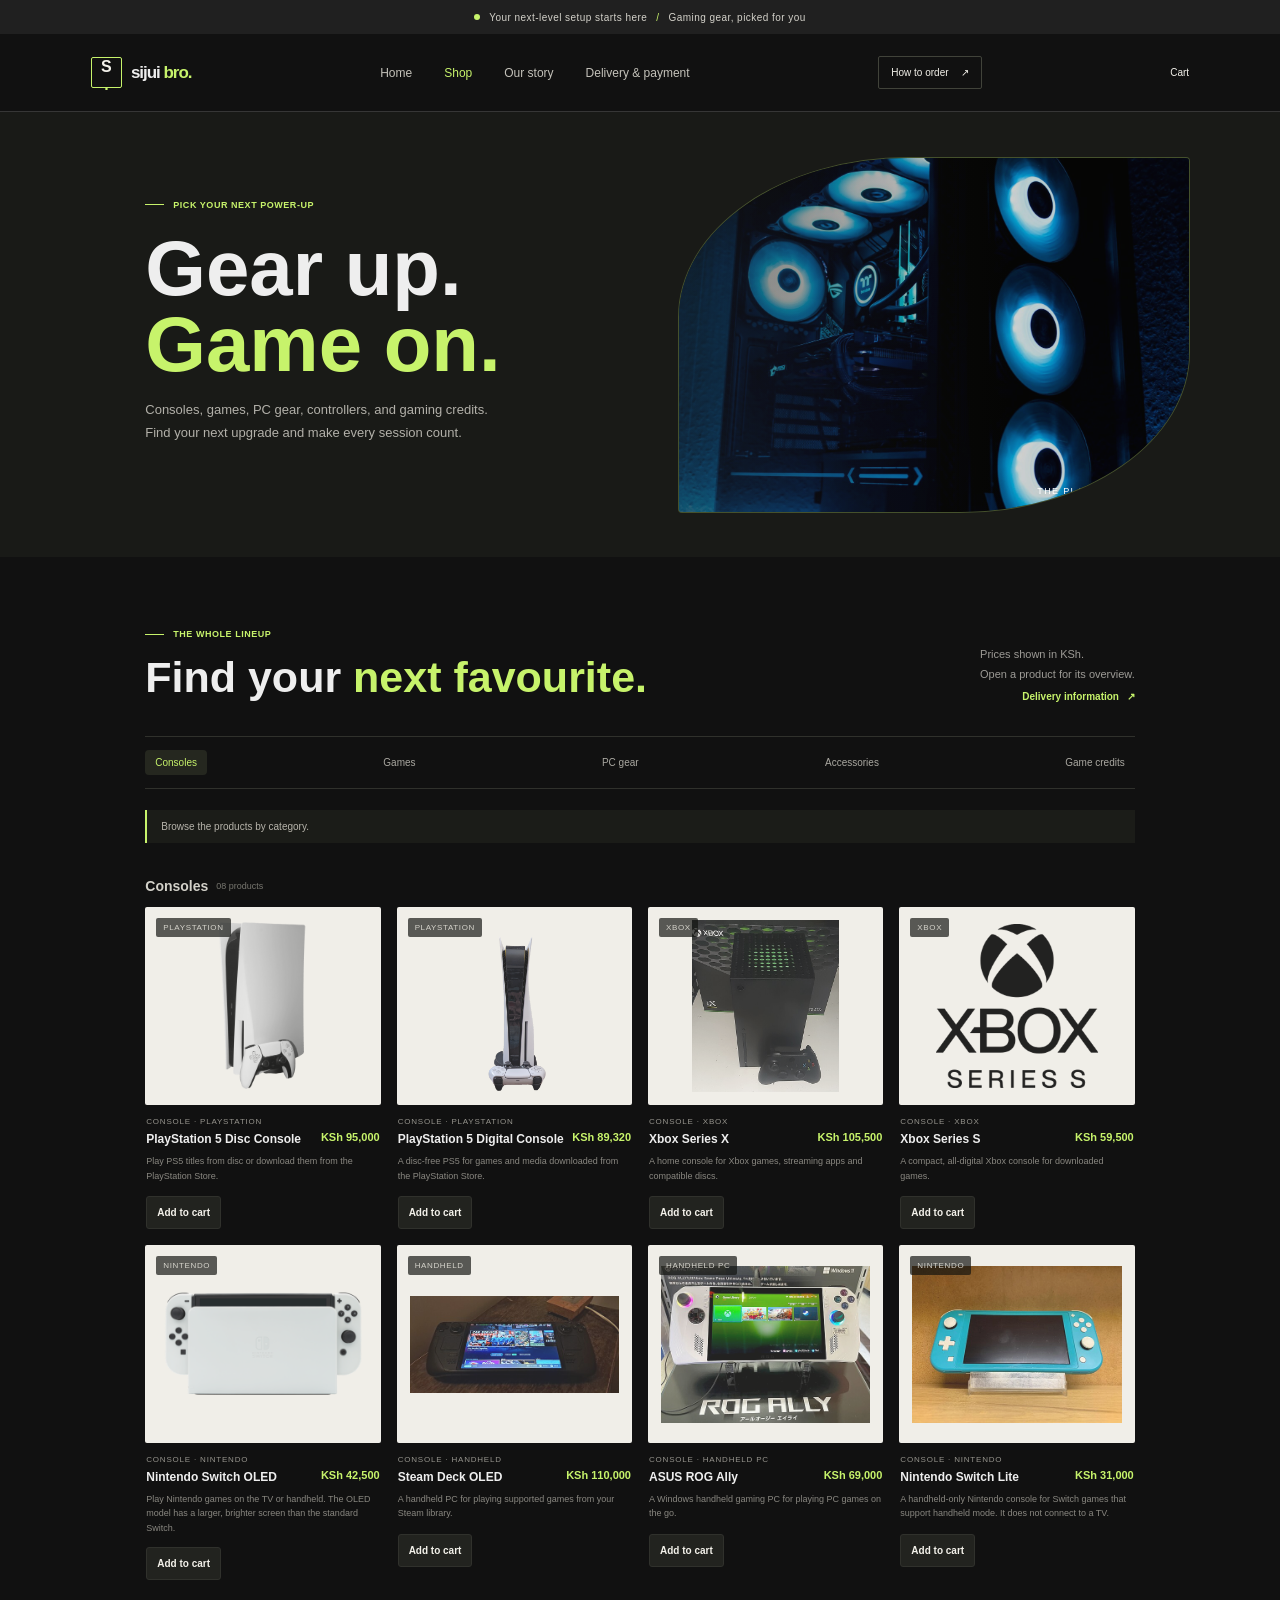
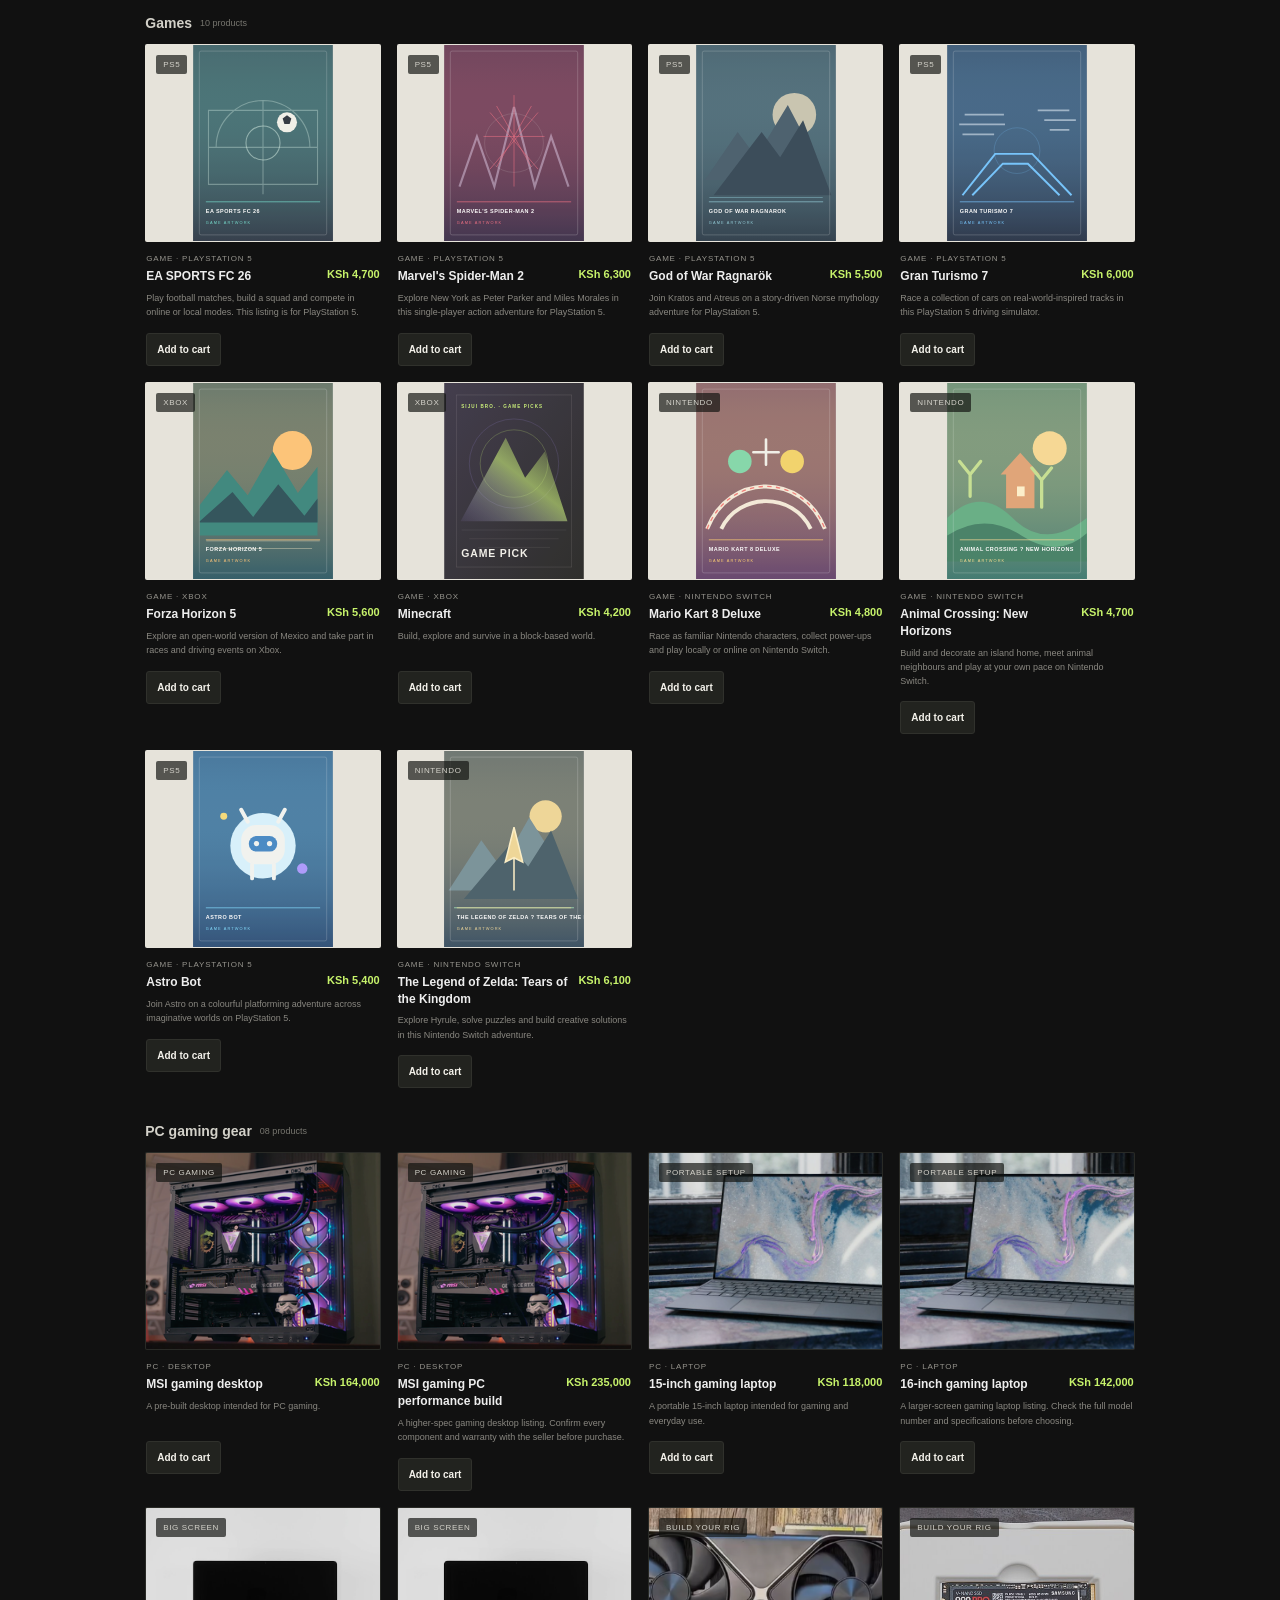
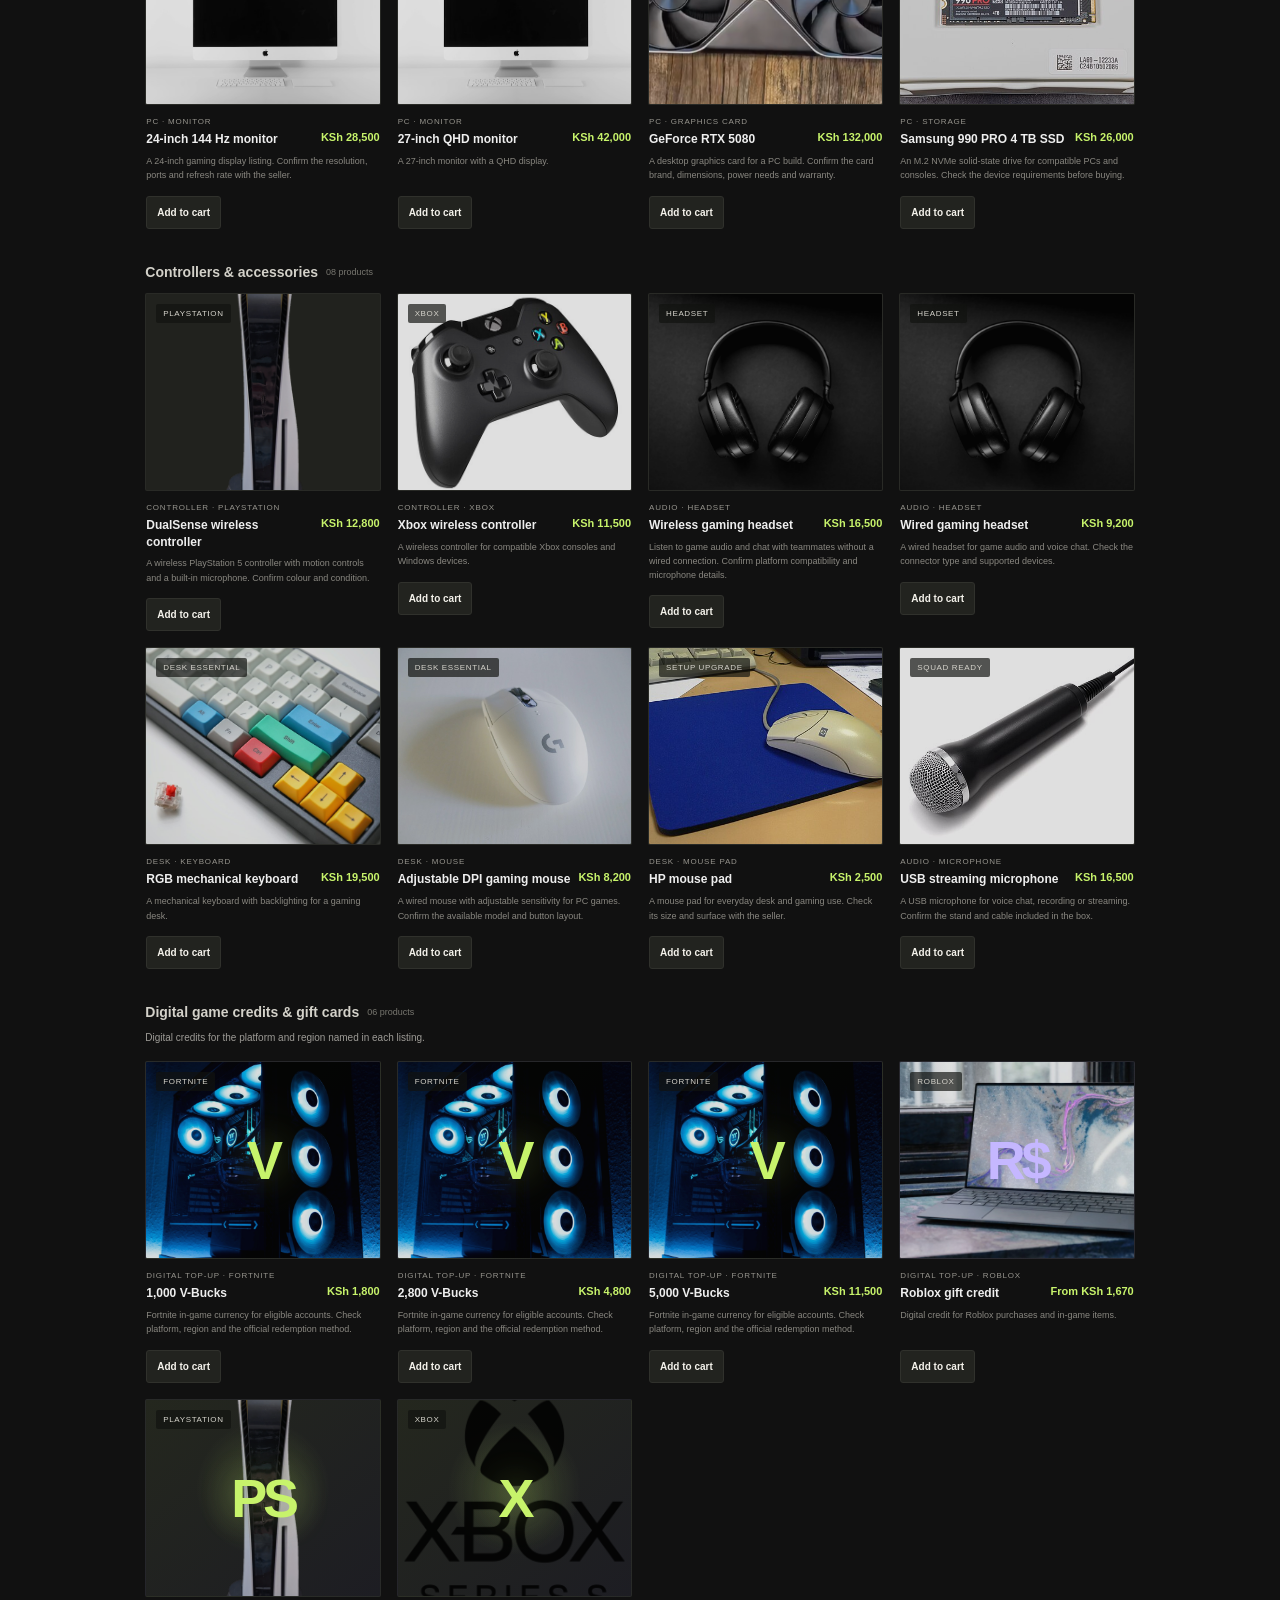
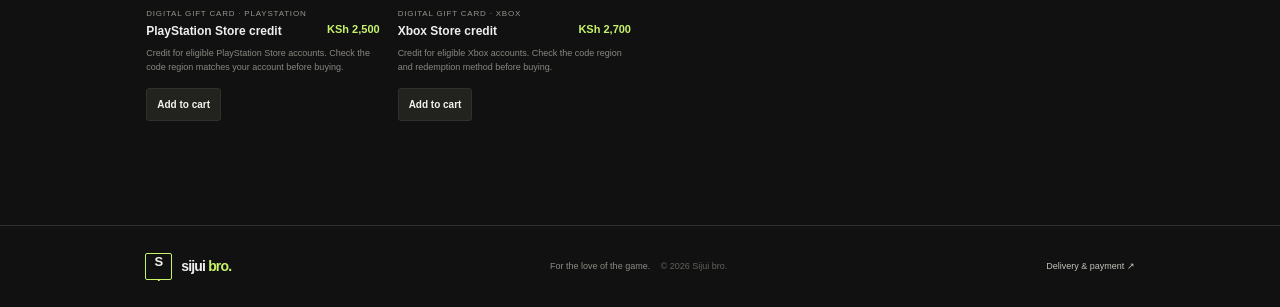
<file: shop.html>
<!doctype html>
<html lang="en">
  <head>
    <meta charset="UTF-8" />
    <meta name="viewport" content="width=device-width, initial-scale=1.0" />
    <meta name="description" content="Browse gaming consoles, games, PC gear, controllers, accessories, and game credits at Sijui bro." />
    <title>Shop gaming gear — Sijui bro.</title>
    <link rel="stylesheet" href="styles.css" />
  </head>
  <body>
    <div class="announcement"><span class="announcement-dot" aria-hidden="true"></span> Your next-level setup starts here <span class="announcement-divider">/</span> Gaming gear, picked for you</div>
    <header class="site-header">
      <a class="brand" href="index.html" aria-label="Sijui bro home"><span class="brand-mark" aria-hidden="true">S<span>.</span></span><span class="brand-name">sijui <span>bro.</span></span></a>
      <nav class="main-nav" aria-label="Main navigation">
        <a href="index.html">Home</a>
        <a class="current-page" href="shop.html" aria-current="page">Shop</a>
        <a href="about.html">Our story</a>
        <a href="delivery.html">Delivery &amp; payment</a>
      </nav>
      <a class="header-cta" href="delivery.html">How to order <span aria-hidden="true">↗</span></a>
      <a class="header-cart" href="cart.html">Cart</a>
    </header>
    <main>
      <section class="page-hero shop-hero">
        <p class="eyebrow"><span class="eyebrow-line"></span> PICK YOUR NEXT POWER-UP</p>
        <h1>Gear up.<br /><span>Game on.</span></h1>
        <p class="hero-description">Consoles, games, PC gear, controllers, and gaming credits. Find your next upgrade and make every session count.</p>
        <div class="page-hero-image">
          <img src="assets/unsplash-photo-1587202372775-e229f172b9d7.jpg" alt="Gaming PC setup with colorful lights" />
          <span>THE PLAYER'S LOADOUT</span>
        </div>
      </section>
      <section class="shop-section shop-page-section" id="all-gear" aria-labelledby="shop-heading">
        <div class="section-heading">
          <div><p class="eyebrow"><span class="eyebrow-line"></span> THE WHOLE LINEUP</p><h2 id="shop-heading">Find your <span>next favourite.</span></h2></div>
          <div class="shop-note"><p class="section-note">Prices shown in KSh.<br />Open a product for its overview.</p><a class="text-link" href="delivery.html">Delivery information <span aria-hidden="true">↗</span></a></div>
        </div>
        <nav class="shop-toolbar category-list" aria-label="Jump to a product category">
          <a class="category-button active" href="#consoles">Consoles</a>
          <a class="category-button" href="#games">Games</a>
          <a class="category-button" href="#pc-gear">PC gear</a>
          <a class="category-button" href="#accessories">Accessories</a>
          <a class="category-button" href="#top-ups">Game credits</a>
        </nav>
        <p class="catalog-notice">Browse the products by category.</p>

        <section class="product-group" id="consoles" aria-labelledby="consoles-heading">
          <h3 class="group-heading" id="consoles-heading">Consoles <span>08 products</span></h3>
          <div class="product-grid">
            <article class="product-card"><div class="product-art"><span class="product-tag">PlayStation</span><img src="assets/black-and-white-playstation-5-base-edition-with-controller.png" alt="PlayStation 5 disc console and controller" loading="lazy" /></div><div class="product-info"><p class="product-category">Console · PlayStation</p><div class="product-title-row"><a class="product-detail-link" href="product.html#playstation-5-disc-console"><h3 class="product-title">PlayStation 5 Disc Console</h3></a><span class="product-price">KSh 95,000</span></div><p class="product-description">Play PS5 titles from disc or download them from the PlayStation Store.</p><a class="add-to-cart" href="cart.html#cart-playstation-5-disc-console">Add to cart</a></div></article>
            <article class="product-card"><div class="product-art"><span class="product-tag">PlayStation</span><img src="assets/playstation-5-and-dualsense-with-transparent-background.png" alt="PlayStation 5 console and DualSense controller" loading="lazy" /></div><div class="product-info"><p class="product-category">Console · PlayStation</p><div class="product-title-row"><a class="product-detail-link" href="product.html#playstation-5-digital-console"><h3 class="product-title">PlayStation 5 Digital Console</h3></a><span class="product-price">KSh 89,320</span></div><p class="product-description">A disc-free PS5 for games and media downloaded from the PlayStation Store.</p><a class="add-to-cart" href="cart.html#cart-playstation-5-digital-console">Add to cart</a></div></article>
            <article class="product-card"><div class="product-art"><span class="product-tag">Xbox</span><img src="assets/xbox-series-x-2.jpg" alt="Xbox Series X console" loading="lazy" /></div><div class="product-info"><p class="product-category">Console · Xbox</p><div class="product-title-row"><a class="product-detail-link" href="product.html#xbox-series-x"><h3 class="product-title">Xbox Series X</h3></a><span class="product-price">KSh 105,500</span></div><p class="product-description">A home console for Xbox games, streaming apps and compatible discs.</p><a class="add-to-cart" href="cart.html#cart-xbox-series-x">Add to cart</a></div></article>
            <article class="product-card"><div class="product-art"><span class="product-tag">Xbox</span><img src="assets/xbox-series-s.png" alt="Xbox Series S console" loading="lazy" /></div><div class="product-info"><p class="product-category">Console · Xbox</p><div class="product-title-row"><a class="product-detail-link" href="product.html#xbox-series-s"><h3 class="product-title">Xbox Series S</h3></a><span class="product-price">KSh 59,500</span></div><p class="product-description">A compact, all-digital Xbox console for downloaded games.</p><a class="add-to-cart" href="cart.html#cart-xbox-series-s">Add to cart</a></div></article>
            <article class="product-card"><div class="product-art"><span class="product-tag">Nintendo</span><img src="assets/nintendo-switch-oled-modell-mit-gedockter-konsole-20230506-hof01624-raw-export.png" alt="Nintendo Switch OLED console with dock" loading="lazy" /></div><div class="product-info"><p class="product-category">Console · Nintendo</p><div class="product-title-row"><a class="product-detail-link" href="product.html#nintendo-switch-oled"><h3 class="product-title">Nintendo Switch OLED</h3></a><span class="product-price">KSh 42,500</span></div><p class="product-description">Play Nintendo games on the TV or handheld. The OLED model has a larger, brighter screen than the standard Switch.</p><a class="add-to-cart" href="cart.html#cart-nintendo-switch-oled">Add to cart</a></div></article>
            <article class="product-card"><div class="product-art"><span class="product-tag">Handheld</span><img src="assets/steam-deck-oled-framsida-hemskarm.jpg" alt="Steam Deck OLED handheld console" loading="lazy" /></div><div class="product-info"><p class="product-category">Console · Handheld</p><div class="product-title-row"><a class="product-detail-link" href="product.html#steam-deck-oled"><h3 class="product-title">Steam Deck OLED</h3></a><span class="product-price">KSh 110,000</span></div><p class="product-description">A handheld PC for playing supported games from your Steam library.</p><a class="add-to-cart" href="cart.html#cart-steam-deck-oled">Add to cart</a></div></article>
            <article class="product-card"><div class="product-art"><span class="product-tag">Handheld PC</span><img src="assets/rog-ally-11.jpg" alt="ASUS ROG Ally handheld gaming PC" loading="lazy" /></div><div class="product-info"><p class="product-category">Console · Handheld PC</p><div class="product-title-row"><a class="product-detail-link" href="product.html#asus-rog-ally"><h3 class="product-title">ASUS ROG Ally</h3></a><span class="product-price">KSh 69,000</span></div><p class="product-description">A Windows handheld gaming PC for playing PC games on the go.</p><a class="add-to-cart" href="cart.html#cart-asus-rog-ally">Add to cart</a></div></article>
            <article class="product-card"><div class="product-art"><span class="product-tag">Nintendo</span><img src="assets/nintendo-switch-lite-blue.jpg" alt="Nintendo Switch Lite handheld console" loading="lazy" /></div><div class="product-info"><p class="product-category">Console · Nintendo</p><div class="product-title-row"><a class="product-detail-link" href="product.html#nintendo-switch-lite"><h3 class="product-title">Nintendo Switch Lite</h3></a><span class="product-price">KSh 31,000</span></div><p class="product-description">A handheld-only Nintendo console for Switch games that support handheld mode. It does not connect to a TV.</p><a class="add-to-cart" href="cart.html#cart-nintendo-switch-lite">Add to cart</a></div></article>
          </div>
        </section>

        <section class="product-group" id="games" aria-labelledby="games-heading">
          <h3 class="group-heading" id="games-heading">Games <span>10 products</span></h3>
          <div class="product-grid">
            <article class="product-card"><div class="product-art"><span class="product-tag">PS5</span><img src="assets/game-fc-26.svg" alt="EA SPORTS FC 26 artwork" loading="lazy" /></div><div class="product-info"><p class="product-category">Game · PlayStation 5</p><div class="product-title-row"><a class="product-detail-link" href="product.html#ea-sports-fc-26"><h3 class="product-title">EA SPORTS FC 26</h3></a><span class="product-price">KSh 4,700</span></div><p class="product-description">Play football matches, build a squad and compete in online or local modes. This listing is for PlayStation 5.</p><a class="add-to-cart" href="cart.html#cart-ea-sports-fc-26">Add to cart</a></div></article>
            <article class="product-card"><div class="product-art"><span class="product-tag">PS5</span><img src="assets/game-spider-man.svg" alt="Marvel's Spider-Man 2 artwork" loading="lazy" /></div><div class="product-info"><p class="product-category">Game · PlayStation 5</p><div class="product-title-row"><a class="product-detail-link" href="product.html#marvels-spider-man-2"><h3 class="product-title">Marvel's Spider-Man 2</h3></a><span class="product-price">KSh 6,300</span></div><p class="product-description">Explore New York as Peter Parker and Miles Morales in this single-player action adventure for PlayStation 5.</p><a class="add-to-cart" href="cart.html#cart-marvels-spider-man-2">Add to cart</a></div></article>
            <article class="product-card"><div class="product-art"><span class="product-tag">PS5</span><img src="assets/game-ragnarok.svg" alt="God of War Ragnarök artwork" loading="lazy" /></div><div class="product-info"><p class="product-category">Game · PlayStation 5</p><div class="product-title-row"><a class="product-detail-link" href="product.html#god-of-war-ragnarok"><h3 class="product-title">God of War Ragnarök</h3></a><span class="product-price">KSh 5,500</span></div><p class="product-description">Join Kratos and Atreus on a story-driven Norse mythology adventure for PlayStation 5.</p><a class="add-to-cart" href="cart.html#cart-god-of-war-ragnarok">Add to cart</a></div></article>
            <article class="product-card"><div class="product-art"><span class="product-tag">PS5</span><img src="assets/game-gran-turismo.svg" alt="Gran Turismo 7 artwork" loading="lazy" /></div><div class="product-info"><p class="product-category">Game · PlayStation 5</p><div class="product-title-row"><a class="product-detail-link" href="product.html#gran-turismo-7"><h3 class="product-title">Gran Turismo 7</h3></a><span class="product-price">KSh 6,000</span></div><p class="product-description">Race a collection of cars on real-world-inspired tracks in this PlayStation 5 driving simulator.</p><a class="add-to-cart" href="cart.html#cart-gran-turismo-7">Add to cart</a></div></article>
            <article class="product-card"><div class="product-art"><span class="product-tag">Xbox</span><img src="assets/game-forza.svg" alt="Forza Horizon 5 artwork" loading="lazy" /></div><div class="product-info"><p class="product-category">Game · Xbox</p><div class="product-title-row"><a class="product-detail-link" href="product.html#forza-horizon-5"><h3 class="product-title">Forza Horizon 5</h3></a><span class="product-price">KSh 5,600</span></div><p class="product-description">Explore an open-world version of Mexico and take part in races and driving events on Xbox.</p><a class="add-to-cart" href="cart.html#cart-forza-horizon-5">Add to cart</a></div></article>
            <article class="product-card"><div class="product-art game-title-art minecraft-art"><span class="product-tag">Xbox</span><img src="assets/game-cover.svg" alt="Original Sijui bro. game cover artwork for Minecraft" loading="lazy" /></div><div class="product-info"><p class="product-category">Game · Xbox</p><div class="product-title-row"><a class="product-detail-link" href="product.html#minecraft"><h3 class="product-title">Minecraft</h3></a><span class="product-price">KSh 4,200</span></div><p class="product-description">Build, explore and survive in a block-based world.</p><a class="add-to-cart" href="cart.html#cart-minecraft">Add to cart</a></div></article>
            <article class="product-card"><div class="product-art"><span class="product-tag">Nintendo</span><img src="assets/game-mario-kart.svg" alt="Mario Kart 8 Deluxe artwork" loading="lazy" /></div><div class="product-info"><p class="product-category">Game · Nintendo Switch</p><div class="product-title-row"><a class="product-detail-link" href="product.html#mario-kart-8-deluxe"><h3 class="product-title">Mario Kart 8 Deluxe</h3></a><span class="product-price">KSh 4,800</span></div><p class="product-description">Race as familiar Nintendo characters, collect power-ups and play locally or online on Nintendo Switch.</p><a class="add-to-cart" href="cart.html#cart-mario-kart-8-deluxe">Add to cart</a></div></article>
            <article class="product-card"><div class="product-art"><span class="product-tag">Nintendo</span><img src="assets/game-animal-crossing.svg" alt="Animal Crossing: New Horizons artwork" loading="lazy" /></div><div class="product-info"><p class="product-category">Game · Nintendo Switch</p><div class="product-title-row"><a class="product-detail-link" href="product.html#animal-crossing-new-horizons"><h3 class="product-title">Animal Crossing: New Horizons</h3></a><span class="product-price">KSh 4,700</span></div><p class="product-description">Build and decorate an island home, meet animal neighbours and play at your own pace on Nintendo Switch.</p><a class="add-to-cart" href="cart.html#cart-animal-crossing-new-horizons">Add to cart</a></div></article>
            <article class="product-card"><div class="product-art"><span class="product-tag">PS5</span><img src="assets/game-astro-bot.svg" alt="Astro Bot artwork" loading="lazy" /></div><div class="product-info"><p class="product-category">Game · PlayStation 5</p><div class="product-title-row"><a class="product-detail-link" href="product.html#astro-bot"><h3 class="product-title">Astro Bot</h3></a><span class="product-price">KSh 5,400</span></div><p class="product-description">Join Astro on a colourful platforming adventure across imaginative worlds on PlayStation 5.</p><a class="add-to-cart" href="cart.html#cart-astro-bot">Add to cart</a></div></article>
            <article class="product-card"><div class="product-art"><span class="product-tag">Nintendo</span><img src="assets/game-zelda.svg" alt="The Legend of Zelda: Tears of the Kingdom artwork" loading="lazy" /></div><div class="product-info"><p class="product-category">Game · Nintendo Switch</p><div class="product-title-row"><a class="product-detail-link" href="product.html#the-legend-of-zelda-tears-of-the-kingdom"><h3 class="product-title">The Legend of Zelda: Tears of the Kingdom</h3></a><span class="product-price">KSh 6,100</span></div><p class="product-description">Explore Hyrule, solve puzzles and build creative solutions in this Nintendo Switch adventure.</p><a class="add-to-cart" href="cart.html#cart-the-legend-of-zelda-tears-of-the-kingdom">Add to cart</a></div></article>
          </div>
        </section>

        <section class="product-group" id="pc-gear" aria-labelledby="pc-gear-heading">
          <h3 class="group-heading" id="pc-gear-heading">PC gaming gear <span>08 products</span></h3>
          <div class="product-grid">
            <article class="product-card"><div class="product-art"><span class="product-tag">PC gaming</span><img src="assets/msi-gaming-pc-2024-09-30.png" alt="MSI gaming desktop PC tower" loading="lazy" /></div><div class="product-info"><p class="product-category">PC · Desktop</p><div class="product-title-row"><a class="product-detail-link" href="product.html#msi-gaming-desktop"><h3 class="product-title">MSI gaming desktop</h3></a><span class="product-price">KSh 164,000</span></div><p class="product-description">A pre-built desktop intended for PC gaming.</p><a class="add-to-cart" href="cart.html#cart-msi-gaming-desktop">Add to cart</a></div></article>
            <article class="product-card"><div class="product-art"><span class="product-tag">PC gaming</span><img src="assets/msi-gaming-pc-2024-09-30.png" alt="MSI gaming PC build" loading="lazy" /></div><div class="product-info"><p class="product-category">PC · Desktop</p><div class="product-title-row"><a class="product-detail-link" href="product.html#msi-gaming-pc-performance-build"><h3 class="product-title">MSI gaming PC performance build</h3></a><span class="product-price">KSh 235,000</span></div><p class="product-description">A higher-spec gaming desktop listing. Confirm every component and warranty with the seller before purchase.</p><a class="add-to-cart" href="cart.html#cart-msi-gaming-pc-performance-build">Add to cart</a></div></article>
            <article class="product-card"><div class="product-art"><span class="product-tag">Portable setup</span><img src="assets/unsplash-photo-1593642632823-8f785ba67e45.jpg" alt="Gaming laptop computer" loading="lazy" /></div><div class="product-info"><p class="product-category">PC · Laptop</p><div class="product-title-row"><a class="product-detail-link" href="product.html#15-inch-gaming-laptop"><h3 class="product-title">15-inch gaming laptop</h3></a><span class="product-price">KSh 118,000</span></div><p class="product-description">A portable 15-inch laptop intended for gaming and everyday use.</p><a class="add-to-cart" href="cart.html#cart-15-inch-gaming-laptop">Add to cart</a></div></article>
            <article class="product-card"><div class="product-art"><span class="product-tag">Portable setup</span><img src="assets/unsplash-photo-1593642632823-8f785ba67e45.jpg" alt="Laptop for gaming" loading="lazy" /></div><div class="product-info"><p class="product-category">PC · Laptop</p><div class="product-title-row"><a class="product-detail-link" href="product.html#16-inch-gaming-laptop"><h3 class="product-title">16-inch gaming laptop</h3></a><span class="product-price">KSh 142,000</span></div><p class="product-description">A larger-screen gaming laptop listing. Check the full model number and specifications before choosing.</p><a class="add-to-cart" href="cart.html#cart-16-inch-gaming-laptop">Add to cart</a></div></article>
            <article class="product-card"><div class="product-art"><span class="product-tag">Big screen</span><img src="assets/unsplash-photo-1527443224154-c4a3942d3acf.jpg" alt="Gaming computer monitor" loading="lazy" /></div><div class="product-info"><p class="product-category">PC · Monitor</p><div class="product-title-row"><a class="product-detail-link" href="product.html#24-inch-144-hz-monitor"><h3 class="product-title">24-inch 144 Hz monitor</h3></a><span class="product-price">KSh 28,500</span></div><p class="product-description">A 24-inch gaming display listing. Confirm the resolution, ports and refresh rate with the seller.</p><a class="add-to-cart" href="cart.html#cart-24-inch-144-hz-monitor">Add to cart</a></div></article>
            <article class="product-card"><div class="product-art"><span class="product-tag">Big screen</span><img src="assets/unsplash-photo-1527443224154-c4a3942d3acf.jpg" alt="Wide computer display" loading="lazy" /></div><div class="product-info"><p class="product-category">PC · Monitor</p><div class="product-title-row"><a class="product-detail-link" href="product.html#27-inch-qhd-monitor"><h3 class="product-title">27-inch QHD monitor</h3></a><span class="product-price">KSh 42,000</span></div><p class="product-description">A 27-inch monitor with a QHD display.</p><a class="add-to-cart" href="cart.html#cart-27-inch-qhd-monitor">Add to cart</a></div></article>
            <article class="product-card"><div class="product-art"><span class="product-tag">Build your rig</span><img src="assets/rtx-5080.png" alt="GeForce RTX 5080 graphics card" loading="lazy" /></div><div class="product-info"><p class="product-category">PC · Graphics card</p><div class="product-title-row"><a class="product-detail-link" href="product.html#geforce-rtx-5080"><h3 class="product-title">GeForce RTX 5080</h3></a><span class="product-price">KSh 132,000</span></div><p class="product-description">A desktop graphics card for a PC build. Confirm the card brand, dimensions, power needs and warranty.</p><a class="add-to-cart" href="cart.html#cart-geforce-rtx-5080">Add to cart</a></div></article>
            <article class="product-card"><div class="product-art"><span class="product-tag">Build your rig</span><img src="assets/samsung-m-2-nvme-ssd-990-pro-4tb.jpg" alt="Samsung 990 PRO 4 TB NVMe SSD" loading="lazy" /></div><div class="product-info"><p class="product-category">PC · Storage</p><div class="product-title-row"><a class="product-detail-link" href="product.html#samsung-990-pro-4-tb-ssd"><h3 class="product-title">Samsung 990 PRO 4 TB SSD</h3></a><span class="product-price">KSh 26,000</span></div><p class="product-description">An M.2 NVMe solid-state drive for compatible PCs and consoles. Check the device requirements before buying.</p><a class="add-to-cart" href="cart.html#cart-samsung-990-pro-4-tb-ssd">Add to cart</a></div></article>
          </div>
        </section>

        <section class="product-group" id="accessories" aria-labelledby="accessories-heading">
          <h3 class="group-heading" id="accessories-heading">Controllers &amp; accessories <span>08 products</span></h3>
          <div class="product-grid">
            <article class="product-card"><div class="product-art"><span class="product-tag">PlayStation</span><img src="assets/playstation-5-and-dualsense-with-transparent-background.png" alt="PlayStation 5 DualSense wireless controller" loading="lazy" /></div><div class="product-info"><p class="product-category">Controller · PlayStation</p><div class="product-title-row"><a class="product-detail-link" href="product.html#dualsense-wireless-controller"><h3 class="product-title">DualSense wireless controller</h3></a><span class="product-price">KSh 12,800</span></div><p class="product-description">A wireless PlayStation 5 controller with motion controls and a built-in microphone. Confirm colour and condition.</p><a class="add-to-cart" href="cart.html#cart-dualsense-wireless-controller">Add to cart</a></div></article>
            <article class="product-card"><div class="product-art"><span class="product-tag">Xbox</span><img src="assets/microsoft-xbox-one-controller.jpg" alt="Microsoft Xbox wireless controller" loading="lazy" /></div><div class="product-info"><p class="product-category">Controller · Xbox</p><div class="product-title-row"><a class="product-detail-link" href="product.html#xbox-wireless-controller"><h3 class="product-title">Xbox wireless controller</h3></a><span class="product-price">KSh 11,500</span></div><p class="product-description">A wireless controller for compatible Xbox consoles and Windows devices.</p><a class="add-to-cart" href="cart.html#cart-xbox-wireless-controller">Add to cart</a></div></article>
            <article class="product-card"><div class="product-art"><span class="product-tag">Headset</span><img src="assets/unsplash-photo-1599669454699-248893623440.jpg" alt="Over-ear wireless gaming headset" loading="lazy" /></div><div class="product-info"><p class="product-category">Audio · Headset</p><div class="product-title-row"><a class="product-detail-link" href="product.html#wireless-gaming-headset"><h3 class="product-title">Wireless gaming headset</h3></a><span class="product-price">KSh 16,500</span></div><p class="product-description">Listen to game audio and chat with teammates without a wired connection. Confirm platform compatibility and microphone details.</p><a class="add-to-cart" href="cart.html#cart-wireless-gaming-headset">Add to cart</a></div></article>
            <article class="product-card"><div class="product-art"><span class="product-tag">Headset</span><img src="assets/unsplash-photo-1599669454699-248893623440.jpg" alt="Over-ear wired gaming headset" loading="lazy" /></div><div class="product-info"><p class="product-category">Audio · Headset</p><div class="product-title-row"><a class="product-detail-link" href="product.html#wired-gaming-headset"><h3 class="product-title">Wired gaming headset</h3></a><span class="product-price">KSh 9,200</span></div><p class="product-description">A wired headset for game audio and voice chat. Check the connector type and supported devices.</p><a class="add-to-cart" href="cart.html#cart-wired-gaming-headset">Add to cart</a></div></article>
            <article class="product-card"><div class="product-art"><span class="product-tag">Desk essential</span><img src="assets/unsplash-photo-1595225476474-87563907a212.jpg" alt="RGB mechanical gaming keyboard" loading="lazy" /></div><div class="product-info"><p class="product-category">Desk · Keyboard</p><div class="product-title-row"><a class="product-detail-link" href="product.html#rgb-mechanical-keyboard"><h3 class="product-title">RGB mechanical keyboard</h3></a><span class="product-price">KSh 19,500</span></div><p class="product-description">A mechanical keyboard with backlighting for a gaming desk.</p><a class="add-to-cart" href="cart.html#cart-rgb-mechanical-keyboard">Add to cart</a></div></article>
            <article class="product-card"><div class="product-art"><span class="product-tag">Desk essential</span><img src="assets/unsplash-photo-1527814050087-3793815479db.jpg" alt="Ergonomic computer mouse for gaming" loading="lazy" /></div><div class="product-info"><p class="product-category">Desk · Mouse</p><div class="product-title-row"><a class="product-detail-link" href="product.html#gaming-mouse"><h3 class="product-title">Adjustable DPI gaming mouse</h3></a><span class="product-price">KSh 8,200</span></div><p class="product-description">A wired mouse with adjustable sensitivity for PC games. Confirm the available model and button layout.</p><a class="add-to-cart" href="cart.html#cart-gaming-mouse">Add to cart</a></div></article>
            <article class="product-card"><div class="product-art"><span class="product-tag">Setup upgrade</span><img src="assets/hp-mouse-and-mousepad-20060803.jpg" alt="HP mouse and matching mouse pad" loading="lazy" /></div><div class="product-info"><p class="product-category">Desk · Mouse pad</p><div class="product-title-row"><a class="product-detail-link" href="product.html#hp-mouse-pad"><h3 class="product-title">HP mouse pad</h3></a><span class="product-price">KSh 2,500</span></div><p class="product-description">A mouse pad for everyday desk and gaming use. Check its size and surface with the seller.</p><a class="add-to-cart" href="cart.html#cart-hp-mouse-pad">Add to cart</a></div></article>
            <article class="product-card"><div class="product-art"><span class="product-tag">Squad ready</span><img src="assets/usb-microphone.jpg" alt="USB microphone for streaming and gaming" loading="lazy" /></div><div class="product-info"><p class="product-category">Audio · Microphone</p><div class="product-title-row"><a class="product-detail-link" href="product.html#usb-streaming-microphone"><h3 class="product-title">USB streaming microphone</h3></a><span class="product-price">KSh 16,500</span></div><p class="product-description">A USB microphone for voice chat, recording or streaming. Confirm the stand and cable included in the box.</p><a class="add-to-cart" href="cart.html#cart-usb-streaming-microphone">Add to cart</a></div></article>
          </div>
        </section>

        <section class="product-group" id="top-ups" aria-labelledby="topups-heading">
          <h3 class="group-heading" id="topups-heading">Digital game credits &amp; gift cards <span>06 products</span></h3>
          <p class="group-description">Digital credits for the platform and region named in each listing.</p>
          <div class="product-grid">
            <article class="product-card"><div class="product-art digital-art"><img src="assets/unsplash-photo-1587202372775-e229f172b9d7.jpg" alt="Gaming PC setup representing the Fortnite V-Bucks top-up" loading="lazy" /><span class="digital-symbol">V</span><span class="product-tag">Fortnite</span></div><div class="product-info"><p class="product-category">Digital top-up · Fortnite</p><div class="product-title-row"><a class="product-detail-link" href="product.html#1000-v-bucks"><h3 class="product-title">1,000 V-Bucks</h3></a><span class="product-price">KSh 1,800</span></div><p class="product-description">Fortnite in-game currency for eligible accounts. Check platform, region and the official redemption method.</p><a class="add-to-cart" href="cart.html#cart-1000-v-bucks">Add to cart</a></div></article>
            <article class="product-card"><div class="product-art digital-art"><img src="assets/unsplash-photo-1587202372775-e229f172b9d7.jpg" alt="Gaming PC setup representing the Fortnite V-Bucks top-up" loading="lazy" /><span class="digital-symbol">V</span><span class="product-tag">Fortnite</span></div><div class="product-info"><p class="product-category">Digital top-up · Fortnite</p><div class="product-title-row"><a class="product-detail-link" href="product.html#2800-v-bucks"><h3 class="product-title">2,800 V-Bucks</h3></a><span class="product-price">KSh 4,800</span></div><p class="product-description">Fortnite in-game currency for eligible accounts. Check platform, region and the official redemption method.</p><a class="add-to-cart" href="cart.html#cart-2800-v-bucks">Add to cart</a></div></article>
            <article class="product-card"><div class="product-art digital-art"><img src="assets/unsplash-photo-1587202372775-e229f172b9d7.jpg" alt="Gaming PC setup representing the Fortnite V-Bucks top-up" loading="lazy" /><span class="digital-symbol">V</span><span class="product-tag">Fortnite</span></div><div class="product-info"><p class="product-category">Digital top-up · Fortnite</p><div class="product-title-row"><a class="product-detail-link" href="product.html#5000-v-bucks"><h3 class="product-title">5,000 V-Bucks</h3></a><span class="product-price">KSh 11,500</span></div><p class="product-description">Fortnite in-game currency for eligible accounts. Check platform, region and the official redemption method.</p><a class="add-to-cart" href="cart.html#cart-5000-v-bucks">Add to cart</a></div></article>
            <article class="product-card"><div class="product-art digital-art robux-art"><img src="assets/unsplash-photo-1593642632823-8f785ba67e45.jpg" alt="Gaming laptop representing Roblox gift credit" loading="lazy" /><span class="digital-symbol">R$</span><span class="product-tag">Roblox</span></div><div class="product-info"><p class="product-category">Digital top-up · Roblox</p><div class="product-title-row"><a class="product-detail-link" href="product.html#roblox-gift-credit"><h3 class="product-title">Roblox gift credit</h3></a><span class="product-price">From KSh 1,670</span></div><p class="product-description">Digital credit for Roblox purchases and in-game items.</p><a class="add-to-cart" href="cart.html#cart-roblox-gift-credit">Add to cart</a></div></article>
            <article class="product-card"><div class="product-art digital-art"><img src="assets/playstation-5-and-dualsense-with-transparent-background.png" alt="PlayStation console and controller representing PlayStation Store credit" loading="lazy" /><span class="digital-symbol">PS</span><span class="product-tag">PlayStation</span></div><div class="product-info"><p class="product-category">Digital gift card · PlayStation</p><div class="product-title-row"><a class="product-detail-link" href="product.html#playstation-store-credit"><h3 class="product-title">PlayStation Store credit</h3></a><span class="product-price">KSh 2,500</span></div><p class="product-description">Credit for eligible PlayStation Store accounts. Check the code region matches your account before buying.</p><a class="add-to-cart" href="cart.html#cart-playstation-store-credit">Add to cart</a></div></article>
            <article class="product-card"><div class="product-art digital-art"><img src="assets/xbox-series-s.png" alt="Xbox console representing Xbox Store credit" loading="lazy" /><span class="digital-symbol">X</span><span class="product-tag">Xbox</span></div><div class="product-info"><p class="product-category">Digital gift card · Xbox</p><div class="product-title-row"><a class="product-detail-link" href="product.html#xbox-store-credit"><h3 class="product-title">Xbox Store credit</h3></a><span class="product-price">KSh 2,700</span></div><p class="product-description">Credit for eligible Xbox accounts. Check the code region and redemption method before buying.</p><a class="add-to-cart" href="cart.html#cart-xbox-store-credit">Add to cart</a></div></article>
          </div>
        </section>

      </section>
    </main>
    <footer class="site-footer">
      <a class="brand footer-brand" href="index.html" aria-label="Sijui bro home"><span class="brand-mark" aria-hidden="true">S<span>.</span></span><span class="brand-name">sijui <span>bro.</span></span></a>
      <p>For the love of the game. <span>© 2026 Sijui bro.</span></p>
      <a href="delivery.html">Delivery &amp; payment ↗</a>
    </footer>
    
  </body>
</html>
</file>
<file: styles.css>
:root { color-scheme: dark; --ink: #f3f1ea; --muted: #9d9b96; --background: #111210; --surface: #191a17; --surface-light: #22231f; --line: #30312c; --lime: #c7f36b; --purple: #a590ff; --font-display: "Space Grotesk", sans-serif; --font-body: "DM Sans", sans-serif; }  * { box-sizing: border-box; }  html { scroll-behavior: smooth; }  body { margin: 0; background: var(--background); color: var(--ink); font-family: var(--font-body); -webkit-font-smoothing: antialiased; }  button, input { font: inherit; }  a { color: inherit; text-decoration: none; }
.sr-only { position: absolute; width: 1px; height: 1px; padding: 0; margin: -1px; overflow: hidden; clip: rect(0, 0, 0, 0); white-space: nowrap; border: 0; }  .announcement { height: 34px; display: flex; align-items: center; justify-content: center; gap: 9px; color: #d3d1c9; background: #22231f; font-size: 10px; letter-spacing: .045em; }  .announcement-dot { width: 6px; height: 6px; background: var(--lime); border-radius: 50%; }  .announcement-divider { color: var(--lime); }  .site-header { height: 78px; padding: 0 7.1%; display: flex; align-items: center; justify-content: space-between; gap: 30px; border-bottom: 1px solid rgba(255,255,255,.07); }  .brand { display: inline-flex; align-items: center; gap: 9px; flex: 0 0 auto; }
.brand-mark { display: grid; place-items: center; width: 31px; height: 31px; border: 1px solid var(--lime); border-radius: 9px; color: var(--ink); font: 700 16px var(--font-display); transform: rotate(-6deg); }  .brand-mark span, .brand-name span, .about-icon span { color: var(--lime); }  .brand-name { font: 700 17px var(--font-display); letter-spacing: -.06em; }  .main-nav { display: flex; align-items: center; gap: 32px; }  .main-nav a, .site-footer a:not(.brand) { color: #c4c2ba; font-size: 12px; transition: color .2s ease; }  .main-nav a:hover, .site-footer a:hover { color: var(--lime); }
.main-nav a.current-page { color: var(--lime); }  .header-cta { display: flex; align-items: center; gap: 12px; padding: 10px 12px; border: 1px solid #41433a; border-radius: 4px; color: var(--ink); font-size: 10px; transition: border-color .2s ease, color .2s ease; }  .header-cta:hover { border-color: var(--lime); color: var(--lime); }  .header-cart { display: inline-flex; align-items: center; gap: 8px; color: var(--ink); font-size: 10px; }  .header-cart:hover { color: var(--lime); }  .header-cart.current-page { color: var(--lime); }
.cart-count { display: grid; place-items: center; min-width: 20px; height: 20px; padding: 0 5px; border-radius: 50px; color: #171815; background: var(--lime); font-size: 9px; font-weight: 700; }  .hero { position: relative; min-height: 535px; margin: 0 4.25%; padding: 75px 7% 72px; display: grid; grid-template-columns: 1fr 1fr; align-items: center; overflow: hidden; background: radial-gradient(ellipse at 75% 48%, rgba(166, 147, 255, .13), transparent 40%), linear-gradient(110deg, #1a1b18 0%, #171815 52%, #1c1b20 100%); border: 1px solid rgba(255,255,255,.05); border-radius: 0 0 4px 4px; }  .hero::before { position: absolute; inset: 0; background-image: linear-gradient(rgba(255,255,255,.025) 1px, transparent 1px), linear-gradient(90deg, rgba(255,255,255,.025) 1px, transparent 1px); background-size: 48px 48px; mask-image: linear-gradient(90deg, transparent, black); content: ""; pointer-events: none; }  .hero-copy { position: relative; z-index: 1; max-width: 470px; }  .eyebrow { margin: 0 0 20px; display: flex; align-items: center; gap: 9px; color: var(--lime); font-size: 9px; font-weight: 700; letter-spacing: .17em; }  .eyebrow-line { display: inline-block; width: 19px; height: 1px; background: var(--lime); }
h1, h2, p { margin-top: 0; }  .hero h1 { margin-bottom: 18px; font: 600 clamp(48px, 5.7vw, 75px)/.99 var(--font-display); letter-spacing: -.075em; }  .hero h1 span, .section-heading h2 span, .about-section h2 span { color: var(--lime); }  .hero-description { max-width: 365px; margin-bottom: 25px; color: #b2b0a9; font-size: 13px; line-height: 1.8; }  .button { min-height: 43px; display: inline-flex; justify-content: center; align-items: center; gap: 19px; padding: 0 17px; border-radius: 4px; font-size: 11px; font-weight: 700; transition: transform .2s ease, background .2s ease; }  .button:hover { transform: translateY(-2px); }
.button-primary { color: #171815; background: var(--lime); }  .button-primary:hover { background: #d7ff89; }  .button-primary span { font-size: 16px; }  .hero-proof { display: flex; align-items: center; gap: 12px; margin-top: 38px; }  .avatar-stack { display: flex; padding-left: 1px; }  .avatar-stack i { width: 28px; height: 28px; display: grid; place-items: center; margin-left: -3px; border: 2px solid #1a1b18; border-radius: 50%; background: #393a32; font-size: 12px; font-style: normal; }
.hero-proof p { margin: 0; color: #94928b; font-size: 9px; line-height: 1.65; }  .hero-proof strong { color: var(--ink); font-size: 10px; }  .hero-art { position: relative; width: 100%; height: 355px; display: grid; place-items: center; overflow: hidden; border: 1px solid rgba(199,243,107,.3); border-radius: 48% 4px 48% 4px; background: #22231f; box-shadow: 0 25px 70px rgba(0,0,0,.35); }  .hero-image { width: 100%; height: 100%; object-fit: cover; opacity: .8; }  .hero-art::after { position: absolute; inset: 0; background: linear-gradient(135deg, rgba(17,18,16,.08), rgba(17,18,16,.5)); content: ""; }  .hero-art .hero-sticker, .hero-art .art-caption, .hero-art .art-number { z-index: 1; }
.hero-orbit { position: absolute; width: 290px; height: 290px; border: 1px solid rgba(197, 243, 107, .16); border-radius: 50%; }  .orbit-two { width: 360px; height: 360px; border-color: rgba(165, 144, 255, .12); }  .hero-product { position: relative; width: 245px; height: 240px; transform: rotate(-8deg); filter: drop-shadow(0 26px 26px rgba(0,0,0,.4)); }  .hero-headband { position: absolute; top: 17px; left: 47px; width: 151px; height: 177px; border: 18px solid #7160bd; border-bottom-color: transparent; border-radius: 90px 90px 0 0; }  .hero-headband::after { position: absolute; top: -9px; left: 2px; width: 112px; height: 140px; border: 6px solid #a491ff; border-bottom-color: transparent; border-radius: 70px 70px 0 0; content: ""; }  .hero-earcup { position: absolute; top: 139px; z-index: 2; width: 66px; height: 88px; border: 7px solid #c5b9ff; border-radius: 25px; background: linear-gradient(135deg, #9e8af3, #5b4b99 75%); box-shadow: inset 0 0 0 5px rgba(33,28,51,.45), 0 0 25px rgba(165,144,255,.25); }
.earcup-left { left: 26px; transform: rotate(4deg); }  .earcup-right { right: 25px; transform: rotate(-4deg); }  .hero-earcup span { position: absolute; inset: 17px 14px; border: 1px solid rgba(222,215,255,.6); border-radius: 14px; }  .hero-mic { position: absolute; right: 29px; bottom: 14px; z-index: 3; width: 68px; height: 35px; border-bottom: 5px solid #c5b9ff; border-left: 5px solid #c5b9ff; border-radius: 0 0 0 25px; transform: rotate(5deg); }  .hero-glow { position: absolute; bottom: -3px; left: 50px; width: 150px; height: 14px; border-radius: 50%; background: #a491ff; filter: blur(20px); opacity: .5; }  .hero-sticker { position: absolute; top: 35px; right: 7%; z-index: 3; padding: 10px 12px; color: #22231f; background: var(--lime); font: 700 9px/1.35 var(--font-display); letter-spacing: .08em; transform: rotate(9deg); }
.hero-spark { position: absolute; color: var(--lime); }  .spark-one { top: 59px; left: 13%; font-size: 27px; }  .spark-two { right: 12%; bottom: 58px; color: var(--purple); font-size: 21px; }  .art-caption, .art-number { position: absolute; bottom: 18px; color: #a6a39c; font-size: 8px; line-height: 1.5; letter-spacing: .14em; }  .art-caption { left: 11%; }  .art-number { right: 8%; color: #85837e; }
.hero-bottom { position: absolute; right: 7%; bottom: 20px; left: 7%; display: flex; align-items: center; gap: 12px; color: #76756f; font-size: 8px; letter-spacing: .12em; }  .scroll-line { width: 32px; height: 1px; background: var(--lime); }  .hero-bottom span:last-child { margin-left: auto; }  .shop-section { padding: 94px 11.35% 104px; }  .section-heading { display: flex; justify-content: space-between; align-items: flex-end; gap: 30px; margin-bottom: 34px; }  .section-heading .eyebrow { margin-bottom: 14px; }
.section-heading h2, .about-section h2 { margin: 0; font: 600 clamp(31px, 4vw, 43px)/1.15 var(--font-display); letter-spacing: -.06em; }  .section-note { margin: 0 0 3px; color: var(--muted); font-size: 11px; line-height: 1.8; }  .shop-toolbar { min-height: 53px; display: flex; align-items: center; justify-content: space-between; margin-bottom: 21px; border-top: 1px solid var(--line); border-bottom: 1px solid var(--line); }  .category-list { display: flex; align-items: center; gap: 5px; overflow-x: auto; scrollbar-width: none; }  .category-list::-webkit-scrollbar { display: none; }  .category-button { flex: 0 0 auto; display: inline-flex; align-items: center; padding: 7px 10px; border: 0; border-radius: 4px; color: #aaa8a1; background: transparent; font-size: 10px; transition: color .2s ease, background .2s ease; }
.category-button:hover, .category-button.active { color: var(--lime); background: #25271f; }  .category-button span { margin-left: 3px; color: #797a70; font-size: 8px; }  .results-count { flex: 0 0 auto; color: #84827c; font-size: 9px; }  .product-group { scroll-margin-top: 20px; margin-top: 28px; }  .group-heading { display: flex; align-items: center; gap: 8px; margin: 0 0 13px; color: #d3d1c9; font: 600 14px var(--font-display); }  .group-heading span { color: #77766f; font: 9px var(--font-body); }
.product-grid { display: grid; grid-template-columns: repeat(4, minmax(0, 1fr)); gap: 16px; }  .product-card { min-width: 0; }  .add-to-cart { position: relative; z-index: 2; display: block; min-height: 31px; margin: -42px 9px 11px auto; padding: 0 10px; border: 1px solid rgba(199,243,107,.55); border-radius: 3px; color: var(--ink); background: rgba(17,18,16,.91); cursor: pointer; font-size: 9px; font-weight: 700; transition: color .2s ease, background .2s ease, border-color .2s ease; }  .add-to-cart:hover, .add-to-cart:focus-visible { color: #171815; background: var(--lime); border-color: var(--lime); }  .add-to-cart:focus-visible { outline: 2px solid white; outline-offset: 2px; }  .home-featured .add-to-cart { margin-bottom: 11px; }
.product-art { position: relative; height: 198px; display: grid; place-items: center; overflow: hidden; border: 1px solid rgba(255,255,255,.035); border-radius: 4px; background: var(--art-bg, #21221e); transition: border-color .2s ease, transform .2s ease; }  .product-art img { position: absolute; inset: 0; width: 100%; height: 100%; object-fit: cover; opacity: .86; transition: transform .3s ease, opacity .3s ease; }  .product-card:hover .product-art { transform: translateY(-3px); border-color: rgba(199,243,107,.35); }  .product-card:hover .product-art img { transform: scale(1.05); opacity: 1; }  .product-art:focus-visible { outline: 2px solid var(--lime); outline-offset: 3px; }  .product-art::before { position: absolute; width: 140px; height: 140px; border: 1px solid rgba(255,255,255,.08); border-radius: 50%; content: ""; }
.product-art::after { position: absolute; width: 185px; height: 185px; border: 1px solid rgba(255,255,255,.04); border-radius: 50%; content: ""; }  .product-emoji { position: relative; z-index: 1; font-size: 69px; filter: drop-shadow(0 15px 12px rgba(0,0,0,.35)); transition: transform .25s ease; }  .product-card:hover .product-emoji { transform: scale(1.09) rotate(-5deg); }  .product-tag { position: absolute; top: 10px; left: 10px; z-index: 2; padding: 5px 7px; color: #d5d3cb; background: rgba(17,18,16,.68); border-radius: 2px; font-size: 8px; letter-spacing: .08em; text-transform: uppercase; }  .product-info { padding: 12px 1px 0; }  .product-category { margin: 0 0 5px; color: #96948d; font-size: 8px; letter-spacing: .1em; text-transform: uppercase; }
.product-title-row { display: flex; justify-content: space-between; align-items: flex-start; gap: 8px; }  .product-title { margin: 0; font: 600 12px/1.4 var(--font-display); }  .product-price { flex: 0 0 auto; color: var(--lime); font-size: 11px; font-weight: 700; }  .product-description { min-height: 30px; margin: 6px 0 0; color: #898780; font-size: 9px; line-height: 1.6; }  .product-details-link { display: inline-block; margin-top: 9px; color: var(--lime); font-size: 9px; }  .product-details-link:hover, .product-details-link:focus-visible { color: white; }
.product-details-link:focus-visible { outline: 2px solid var(--lime); outline-offset: 3px; }  .about-section { position: relative; min-height: 280px; display: grid; grid-template-columns: 90px 1fr auto; align-items: center; gap: 25px; margin: 0 11.35% 94px; padding: 42px 6%; overflow: hidden; background: #1b1c18; border: 1px solid var(--line); }  .about-icon { width: 65px; height: 65px; display: grid; place-items: center; border: 1px solid #505346; border-radius: 17px; color: var(--ink); font: 700 29px var(--font-display); transform: rotate(-8deg); }  .about-section .eyebrow { margin-bottom: 13px; }  .about-section h2 { font-size: 33px; }  .about-copy { max-width: 425px; margin: 13px 0 15px; color: #a19f98; font-size: 11px; line-height: 1.75; }
.home-featured { padding-bottom: 78px; }  .home-featured .section-heading { align-items: flex-end; }  .home-featured > .button { margin-top: 30px; }  .preference-section { margin: 0 11.35% 20px; padding: 38px; background: radial-gradient(ellipse at 90% 15%, rgba(165,144,255,.1), transparent 35%), #191a17; border: 1px solid var(--line); }  .preference-intro { max-width: 580px; }  .preference-intro .eyebrow { margin-bottom: 12px; }
.preference-intro h2, .recommendations h3 { margin: 0; font: 600 clamp(28px, 3.5vw, 39px)/1.15 var(--font-display); letter-spacing: -.06em; }  .preference-intro h2 span, .recommendations h3 span { color: var(--lime); }  .preference-intro > p:last-child, .recommendation-summary { margin: 10px 0 0; color: var(--muted); font-size: 11px; line-height: 1.8; }  .preference-quiz { max-width: 760px; margin-top: 29px; }  .quiz-progress { display: flex; align-items: center; gap: 16px; margin-bottom: 16px; color: var(--lime); font-size: 8px; font-weight: 700; letter-spacing: .12em; }  .quiz-progress-track { flex: 1; height: 2px; background: #383a32; }
.quiz-progress-track span { display: block; width: 33.333%; height: 100%; background: var(--lime); transition: width .2s ease; }  .quiz-step { min-width: 0; margin: 0; padding: 0; border: 0; }  .quiz-step legend { margin-bottom: 13px; font: 600 18px var(--font-display); }  .quiz-options { display: grid; grid-template-columns: repeat(auto-fit, minmax(135px, 1fr)); gap: 9px; }  .quiz-option { position: relative; display: flex; align-items: center; min-height: 45px; gap: 9px; padding: 10px 12px; color: #d3d1c9; background: #20211d; border: 1px solid #393a33; border-radius: 3px; cursor: pointer; font-size: 10px; transition: border-color .2s ease, background .2s ease; }  .quiz-option:has(input:checked) { color: var(--lime); background: #25271f; border-color: var(--lime); }
.quiz-option:focus-within { outline: 2px solid var(--lime); outline-offset: 2px; }  .quiz-option input { width: 13px; height: 13px; margin: 0; accent-color: var(--lime); }  .quiz-error { margin: 12px 0 0; color: #ffd3d3; font-size: 10px; }  .quiz-error[hidden] { display: none; }  .quiz-actions { display: flex; justify-content: flex-end; gap: 9px; margin-top: 17px; }  .quiz-actions button { min-height: 39px; cursor: pointer; }
.quiz-actions button[hidden] { display: none; }  .recommendations { margin-top: 44px; scroll-margin-top: 25px; }  .recommendations[hidden] { display: none; }  .recommendations .section-heading { align-items: flex-end; margin-bottom: 12px; }  .recommendations .eyebrow { margin-bottom: 10px; }  .recommendations h3 { font-size: clamp(24px, 3vw, 32px); }
.quiz-restart { padding: 8px 0; color: var(--lime); background: transparent; border: 0; cursor: pointer; font: 700 10px var(--font-body); }  .recommendation-summary { margin: 0 0 20px; }  .recommendations .product-grid { grid-template-columns: repeat(4, minmax(0, 1fr)); }  .button-secondary { color: var(--ink); border: 1px solid #41433a; }  .button-secondary:hover { border-color: var(--lime); color: var(--lime); }  .page-hero { position: relative; min-height: 445px; display: flex; flex-direction: column; justify-content: center; padding: 66px 11.35%; overflow: hidden; background: radial-gradient(ellipse at 82% 55%, rgba(165,144,255,.16), transparent 38%), #191a17; }
.page-hero > *:not(.page-hero-image) { position: relative; z-index: 1; }  .page-hero h1, .about-page-copy h1 { margin: 0 0 15px; font: 600 clamp(52px, 7vw, 78px)/.98 var(--font-display); letter-spacing: -.075em; }  .page-hero h1 span, .about-page-copy h1 span { color: var(--lime); }  .page-hero .hero-description { max-width: 370px; }  .page-hero-image { position: absolute; top: 10%; right: 7%; bottom: 10%; width: 40%; overflow: hidden; border: 1px solid rgba(199,243,107,.25); border-radius: 45% 4px 45% 4px; }  .page-hero-image::after { position: absolute; inset: 0; background: linear-gradient(90deg, rgba(25,26,23,.5), transparent 65%); content: ""; }
.page-hero-image img { width: 100%; height: 100%; object-fit: cover; opacity: .8; }  .page-hero-image span { position: absolute; right: 16px; bottom: 16px; z-index: 1; color: white; font-size: 9px; letter-spacing: .15em; }  .shop-page-section { padding-top: 72px; }  .shop-page-section .product-group .product-grid { grid-template-columns: repeat(auto-fill, minmax(210px, 1fr)); }  .shop-page-section .product-group { margin-top: 35px; }  .shop-page-section .product-art::before, .shop-page-section .product-art::after { display: none; }
.shop-page-section .product-art img { z-index: 0; }  .shop-page-section .product-art .product-tag { z-index: 1; }  #consoles .product-art img, #games .product-art img { object-fit: contain; padding: 12px; }  #consoles .product-art { background: #f0eee8; }  #games .product-art { background: #e6e3da; }  #games .product-art img { padding: 0; }
.game-title-art { background: linear-gradient(145deg, #5c7e42, #182019); }  .game-logo { position: relative; z-index: 1; padding: 10px 12px; color: #e8eee1; border: 2px solid rgba(232,238,225,.7); background: rgba(15,22,16,.72); font: 700 22px/1 var(--font-display); letter-spacing: -.08em; text-shadow: 2px 2px #172015; }  .minecraft-art { background: linear-gradient(0deg, #415d32 0 32%, #82a6bb 32% 100%); }  .minecraft-art::before { width: 36px; height: 36px; left: 30%; bottom: 25%; border: 0; border-radius: 0; background: #547b38; box-shadow: 36px -24px #527a37, 72px 0 #456a30, 108px -17px #527a37; }  .minecraft-art::after { width: 65px; height: 56px; left: 42%; bottom: 33%; border: 0; border-radius: 0; background: #76604d; box-shadow: inset 0 13px #83a74c; }  .shop-note { display: grid; justify-items: end; gap: 7px; }
.shop-note .section-note { margin: 0; }  .catalog-notice { margin: 15px 0 25px; padding: 11px 14px; color: #b7b4ab; background: #1b1c18; border-left: 2px solid var(--lime); font-size: 10px; }  .group-description { max-width: 700px; margin: -4px 0 15px; color: var(--muted); font-size: 10px; line-height: 1.7; }  .digital-art, .service-art { background: radial-gradient(circle at 50% 45%, rgba(199,243,107,.2), transparent 42%), linear-gradient(140deg, #24271e, #1d1d23); }  .robux-art { background: radial-gradient(circle at 50% 45%, rgba(165,144,255,.25), transparent 42%), linear-gradient(140deg, #23232a, #1d1d23); }  .digital-art .digital-symbol, .service-art .digital-symbol { position: relative; z-index: 1; color: var(--lime); font: 700 54px var(--font-display); letter-spacing: -.08em; text-shadow: 0 0 34px rgba(199,243,107,.3); }
.robux-art .digital-symbol { color: #c5b7ff; text-shadow: 0 0 34px rgba(165,144,255,.38); }  .service-art .digital-symbol { color: #d3d0c4; font-size: 45px; }  .catalog-callout { display: flex; align-items: center; gap: 15px; margin-top: 55px; padding: 19px; background: #1b1c18; border: 1px solid var(--line); }  .catalog-callout-icon { flex: 0 0 auto; display: grid; place-items: center; width: 25px; height: 25px; border-radius: 50%; color: #1a1b18; background: var(--lime); font-weight: 700; font-size: 13px; }  .catalog-callout p { flex: 1; margin: 0; color: #a7a49b; font-size: 10px; line-height: 1.7; }  .catalog-callout p strong { color: var(--ink); }
.catalog-callout .text-link { flex: 0 0 auto; }  .about-page-hero { min-height: 520px; display: grid; grid-template-columns: 1fr .85fr; align-items: center; gap: 5%; padding: 65px 11.35%; background: radial-gradient(ellipse at 75% 48%, rgba(165,144,255,.13), transparent 37%), #191a17; }  .about-page-copy h1 { font-size: clamp(51px, 6vw, 72px); }  .about-page-copy .hero-description { max-width: 390px; }  .about-page-hero > img { width: 100%; height: 350px; object-fit: cover; border: 1px solid rgba(199,243,107,.25); border-radius: 48% 4px 48% 4px; }  .owner-profile { display: grid; grid-template-columns: minmax(220px, .7fr) 1fr; align-items: center; gap: 8%; padding: 75px 17%; border-bottom: 1px solid var(--line); }
.owner-photo-frame { position: relative; max-width: 300px; padding: 10px; background: #1d1e1a; border: 1px solid #44463a; }  .owner-photo-frame img { display: block; width: 100%; aspect-ratio: 1 / 1; object-fit: cover; object-position: center 30%; }  .owner-photo-label { position: absolute; right: 0; bottom: 0; left: 0; padding: 9px 10px; color: var(--ink); background: rgba(17,18,16,.82); font-size: 8px; letter-spacing: .12em; }  .owner-copy .eyebrow { margin-bottom: 12px; }  .owner-copy h2 { margin: 0 0 9px; font: 600 clamp(30px, 4vw, 42px)/1.1 var(--font-display); letter-spacing: -.06em; }  .owner-copy h2 span { color: var(--lime); }
.owner-location { margin: 0 0 15px; color: var(--lime); font-size: 11px; }  .owner-location span { padding-right: 5px; }  .owner-description { max-width: 470px; margin: 0 0 17px; color: var(--muted); font-size: 11px; line-height: 1.8; }  .about-values { display: grid; grid-template-columns: repeat(3, 1fr); gap: 18px; padding: 86px 11.35%; }  .value-card { min-height: 220px; padding: 25px 22px; background: var(--surface); border: 1px solid var(--line); }  .value-number { color: var(--lime); font: 700 10px var(--font-display); letter-spacing: .1em; }
.value-card h2 { margin: 30px 0 10px; font: 600 18px var(--font-display); }  .value-card p { margin: 0; color: var(--muted); font-size: 11px; line-height: 1.8; }  .about-callout { display: flex; align-items: center; gap: 30px; margin: 0 11.35% 90px; padding: 42px 5%; background: #1b1c18; border: 1px solid var(--line); }  .about-callout .about-icon { flex: 0 0 auto; }  .about-callout h2 { margin: 0; font: 600 31px/1.2 var(--font-display); letter-spacing: -.06em; }  .about-callout h2 span { color: var(--lime); }
.about-callout .button { margin-left: auto; flex: 0 0 auto; }  .delivery-hero { min-height: 400px; }  .delivery-hero h1 span { color: var(--lime); }  .demo-banner { max-width: 480px; margin-top: 20px; padding: 12px 14px; color: #c8c5bb; background: rgba(17,18,16,.72); border: 1px solid #44463a; font-size: 10px; line-height: 1.7; }  .demo-banner strong { color: var(--lime); }  .delivery-layout { display: grid; grid-template-columns: 1fr .85fr; gap: 8%; padding: 82px 11.35%; }
.delivery-options h2, .payment-demo h2, .order-steps > h2 { margin: 0 0 14px; font: 600 32px var(--font-display); letter-spacing: -.055em; }  .delivery-intro, .payment-explainer { max-width: 465px; margin: 0 0 23px; color: var(--muted); font-size: 11px; line-height: 1.8; }  .delivery-card { display: grid; grid-template-columns: 38px 1fr auto; align-items: center; gap: 13px; padding: 15px 0; border-top: 1px solid var(--line); }  .delivery-icon { display: grid; place-items: center; width: 33px; height: 33px; color: var(--lime); background: #26281f; border-radius: 50%; font: 600 10px var(--font-display); }  .delivery-card h3 { margin: 0 0 4px; font: 600 12px var(--font-display); }  .delivery-card p { margin: 0; color: var(--muted); font-size: 9px; line-height: 1.5; }
.delivery-card > strong { color: var(--lime); font-size: 10px; white-space: nowrap; }  .product-detail-layout { display: grid; grid-template-columns: minmax(0, 1fr) minmax(280px, .85fr); gap: 7%; align-items: center; padding: 75px 11.35%; }  .product-detail-layout[hidden], .product-detail-invalid[hidden] { display: none; }  .product-detail-image { position: relative; min-height: 360px; display: grid; place-items: center; overflow: hidden; background: #21221e; border: 1px solid var(--line); border-radius: 4px; }  .product-detail-image img { position: relative; z-index: 1; width: 100%; height: 360px; object-fit: contain; padding: 24px; }  .product-detail-placeholder { color: var(--lime); font: 700 100px var(--font-display); letter-spacing: -.1em; }
.product-detail-image .product-tag { top: 16px; left: 16px; }  .product-detail-copy .eyebrow { margin-bottom: 12px; }  .product-detail-copy h1 { margin: 0 0 12px; font: 600 clamp(34px, 4vw, 48px)/1.08 var(--font-display); letter-spacing: -.06em; }  .product-detail-price { margin: 0 0 17px; color: var(--lime); font: 700 22px var(--font-display); }  .product-detail-description { margin: 0 0 20px; color: var(--muted); font-size: 12px; line-height: 1.8; }  .product-detail-note { margin: 20px 0; padding: 14px; color: #b7b4ab; background: #1b1c18; border-left: 2px solid var(--lime); font-size: 10px; line-height: 1.8; }
.product-detail-actions { display: flex; flex-wrap: wrap; align-items: center; gap: 16px; }  .product-detail-invalid { padding: 75px 11.35%; text-align: center; }  .product-detail-invalid h1 { font: 600 38px var(--font-display); }  .delivery-footnote { margin-top: 17px; color: #929087; font-size: 9px; line-height: 1.7; }  .delivery-footnote span { padding-right: 5px; color: var(--lime); }  .payment-demo { padding: 25px; background: #1b1c18; border: 1px solid var(--line); }
.payment-demo-top { display: flex; align-items: center; justify-content: space-between; padding-bottom: 18px; border-bottom: 1px solid var(--line); }  .payment-logo { color: #5ee397; font: 700 18px var(--font-display); letter-spacing: -.07em; }  .payment-logo span { color: var(--ink); }  .demo-pill { padding: 5px 8px; color: var(--lime); background: #25271f; border-radius: 2px; font-size: 8px; letter-spacing: .1em; }  .payment-kicker { margin: 21px 0 7px; color: var(--lime); font-size: 8px; letter-spacing: .14em; }  .payment-demo h2 { margin-bottom: 9px; font-size: 25px; }
.payment-explainer { margin-bottom: 18px; font-size: 10px; }  .payment-amount { display: flex; justify-content: space-between; gap: 10px; padding: 13px 0; border-top: 1px solid var(--line); border-bottom: 1px solid var(--line); color: #b7b4ab; font-size: 9px; }  .payment-amount strong { color: var(--ink); font-size: 12px; }  .mock-phone { max-width: 290px; margin: 20px auto; padding: 14px; color: #22231f; background: #f2f1e9; border-radius: 8px; box-shadow: 0 14px 35px rgba(0,0,0,.2); }  .mock-phone-status { display: flex; justify-content: space-between; padding-bottom: 10px; border-bottom: 1px solid #d5d4cb; color: #5b5c55; font-size: 7px; letter-spacing: .06em; }  .mock-phone-status span:last-child { color: #628b31; font-weight: 700; }
.mock-phone-title { margin: 12px 0 6px; font: 700 12px var(--font-display); }  .mock-phone-copy { margin: 0; color: #62625d; font-size: 9px; line-height: 1.6; }  .mock-phone-amount { padding: 13px 0 10px; font: 700 20px var(--font-display); }  .mock-phone-button { padding: 10px 8px; color: #3e4e30; background: #e2ebd5; border-radius: 4px; text-align: center; font-size: 8px; font-weight: 700; }  .safety-note { margin: 0; padding: 11px; color: #aaa79d; background: #22231f; font-size: 9px; line-height: 1.7; }  .safety-note strong { color: var(--lime); }
.order-steps { padding: 65px 11.35% 75px; background: #191a17; }  .order-steps > .eyebrow { margin-bottom: 13px; }  .order-steps > h2 { margin-bottom: 28px; }  .steps-grid { display: grid; grid-template-columns: repeat(4, 1fr); gap: 14px; }  .steps-grid article { padding: 19px; border: 1px solid var(--line); background: #1e1f1b; }  .steps-grid article > span { color: var(--lime); font: 700 10px var(--font-display); }
.steps-grid h3 { margin: 21px 0 8px; font: 600 13px var(--font-display); }  .steps-grid p { margin: 0; color: var(--muted); font-size: 9px; line-height: 1.7; }  .delivery-disclaimer { margin: 55px 11.35% 75px; }  .cart-hero { min-height: 300px; }  .cart-hero h1 span { color: var(--lime); }  .cart-page { display: grid; grid-template-columns: minmax(0, 1.65fr) minmax(260px, .75fr); align-items: start; gap: 40px; padding: 72px 11.35% 95px; }
.cart-section-heading { display: flex; align-items: flex-end; justify-content: space-between; gap: 20px; margin-bottom: 22px; }  .cart-section-heading .eyebrow { margin-bottom: 12px; }  .cart-section-heading h2 { margin: 0; font: 600 clamp(26px, 3vw, 35px) var(--font-display); letter-spacing: -.05em; }  .cart-section-heading h2 span { color: var(--muted); font: 400 14px var(--font-body); }  .cart-empty { padding: 22px; color: var(--muted); background: var(--surface); border: 1px solid var(--line); font-size: 12px; }  .cart-empty[hidden] { display: none; }
.cart-items { border-top: 1px solid var(--line); }  .cart-row { display: grid; grid-template-columns: 76px minmax(0, 1fr) auto auto; align-items: center; gap: 15px; padding: 16px 0; border-bottom: 1px solid var(--line); }  .cart-row-image { width: 76px; height: 68px; display: grid; place-items: center; overflow: hidden; background: #22231f; border: 1px solid var(--line); }  .cart-row-image img { width: 100%; height: 100%; object-fit: contain; }  .cart-row-digital { color: var(--lime); font: 700 24px var(--font-display); }  .cart-row-details h3 { margin: 0 0 5px; font: 600 12px/1.45 var(--font-display); }
.cart-row-details p { margin: 0; color: var(--muted); font-size: 9px; }  .cart-row-controls { display: inline-flex; align-items: center; gap: 9px; }  .cart-row-controls button { width: 25px; height: 25px; color: var(--ink); background: #22231f; border: 1px solid var(--line); cursor: pointer; }  .cart-row-controls button:hover { color: var(--lime); border-color: var(--lime); }  .cart-row-controls span { min-width: 14px; color: var(--ink); text-align: center; font-size: 10px; }  .cart-row-total { color: var(--lime); font-size: 10px; white-space: nowrap; }
.cart-row-remove { grid-column: 2 / -1; justify-self: start; padding: 0; color: #a7a49b; background: none; border: 0; cursor: pointer; font-size: 9px; text-decoration: underline; text-underline-offset: 3px; }  .cart-row-remove:hover { color: var(--ink); }  .cart-summary { padding: 24px; background: #1b1c18; border: 1px solid var(--line); }  .cart-summary > .eyebrow { margin-bottom: 12px; }  .cart-summary h2 { margin: 0 0 20px; font: 600 23px var(--font-display); }  .cart-price-note { margin: 0 0 14px; color: var(--muted); font-size: 11px; line-height: 1.6; }
.summary-row, .summary-total { display: flex; align-items: flex-start; justify-content: space-between; gap: 12px; padding: 12px 0; color: var(--muted); border-top: 1px solid var(--line); font-size: 10px; }  .summary-row strong, .summary-total strong { color: var(--ink); white-space: nowrap; }  .summary-row > span:last-child { max-width: 120px; text-align: right; }  .summary-total { margin-top: 4px; color: var(--ink); font-weight: 700; }  .summary-total strong { color: var(--lime); font-size: 14px; }  .checkout-button { width: 100%; margin-top: 13px; border: 0; }
.checkout-button:disabled { color: #6f7069; background: #30312c; cursor: not-allowed; transform: none; }  .checkout-note { margin: 13px 0; color: #a7a49b; font-size: 9px; line-height: 1.7; }  .mpesa-simulation { margin-top: 20px; padding: 18px; background: #20211d; border: 1px solid #45473b; }  .mpesa-simulation[hidden], .mock-payment-prompt[hidden], .payment-result[hidden], .payment-error[hidden] { display: none; }  .mpesa-simulation h3 { margin: 16px 0 6px; font: 600 16px var(--font-display); }  .simulation-disclaimer { margin: 0 0 15px; color: #b7b4ab; font-size: 9px; line-height: 1.7; }
.phone-label { display: block; margin-bottom: 6px; color: var(--ink); font-size: 9px; font-weight: 700; }  .phone-input { width: 100%; min-height: 40px; padding: 0 10px; color: var(--ink); background: #141512; border: 1px solid #484940; border-radius: 3px; font-size: 12px; }  .phone-input:focus { outline: 2px solid var(--lime); outline-offset: 2px; }  .simulation-send { width: 100%; margin-top: 10px; border: 0; cursor: pointer; }  .mock-payment-prompt { margin-top: 15px; padding: 14px; color: #22231f; background: #f2f1e9; border-radius: 5px; }  .prompt-status { margin: 0 0 8px; color: #65704f; font-size: 8px; font-weight: 700; letter-spacing: .08em; }
.prompt-copy { margin: 0 0 10px; color: #565750; font-size: 9px; line-height: 1.65; }  .prompt-amount { margin: 0 0 12px; font-size: 10px; }  .prompt-amount strong { font-size: 15px; }  .prompt-actions { display: grid; gap: 8px; }  .prompt-actions .button { width: 100%; min-height: 38px; border: 0; cursor: pointer; }  .prompt-actions .button-secondary { color: #33342e; border: 1px solid #b5b4aa; }
.payment-error, .payment-result { margin: 12px 0 0; padding: 11px; font-size: 9px; line-height: 1.65; }  .payment-error { color: #ffd3d3; background: #3a2020; }  .payment-result-success { color: #dcffaf; background: #26351f; border-left: 2px solid var(--lime); }  .payment-result-cancelled { color: #e5dfc7; background: #343126; border-left: 2px solid #e1cc72; }  .cart-summary > .text-link { display: inline-block; margin-top: 5px; }  .clear-cart { display: block; margin-top: 24px; padding: 0; color: #aaa79e; background: none; border: 0; cursor: pointer; font-size: 9px; text-decoration: underline; text-underline-offset: 3px; }
.clear-cart:hover:not(:disabled) { color: var(--ink); }  .clear-cart:disabled { color: #62615c; cursor: not-allowed; }  .cart-error { margin: 0 0 16px; padding: 12px; color: #ffd3d3; background: #3a2020; font-size: 10px; }  .cart-error[hidden] { display: none; }  .cart-feedback { position: fixed; right: 24px; bottom: 24px; z-index: 10; max-width: min(360px, calc(100vw - 32px)); padding: 12px 17px; color: #171815; background: var(--lime); border-radius: 4px; font-size: 11px; font-weight: 700; box-shadow: 0 8px 30px rgba(0,0,0,.3); opacity: 0; transform: translateY(10px); pointer-events: none; transition: opacity .2s ease, transform .2s ease; }  .cart-feedback.show { opacity: 1; transform: translateY(0); }
.cart-feedback.payment-declined { color: #ffe0e0; background: #3a2020; border-left: 2px solid #ff7b7b; }  .text-link { color: var(--lime); font-size: 10px; font-weight: 700; }  .text-link span { padding-left: 5px; }  .about-decoration { position: relative; z-index: 1; color: rgba(199,243,107,.12); font: 700 76px/.75 var(--font-display); letter-spacing: -.12em; transform: rotate(-8deg); }  .about-decoration span { padding-left: 15px; color: rgba(165,144,255,.2); }  .site-footer { min-height: 82px; display: flex; align-items: center; justify-content: space-between; gap: 18px; padding: 0 11.35%; border-top: 1px solid var(--line); }
.footer-brand .brand-mark { width: 27px; height: 27px; font-size: 13px; }  .footer-brand .brand-name { font-size: 14px; }  .site-footer p { margin: 0; color: #8d8b84; font-size: 9px; }  .site-footer p span { padding-left: 8px; color: #62615c; }  .site-footer a:not(.brand) { font-size: 9px; }
@media (min-width: 1500px) {
.hero { min-height: 620px; }  .hero-art { transform: scale(1.12); }  .product-art { height: 225px; }
}
@media (max-width: 1000px) {
.site-header { padding: 0 4.5%; gap: 18px; }  .main-nav { gap: 18px; }  .main-nav a { font-size: 11px; }  .hero { margin: 0 3%; padding-right: 5%; padding-left: 6%; }  .shop-section { padding-right: 7%; padding-left: 7%; }  .preference-section { margin-right: 7%; margin-left: 7%; padding: 30px; }
.about-section { margin-right: 7%; margin-left: 7%; }  .page-hero { padding-right: 7%; padding-left: 7%; }  .about-page-hero { padding-right: 7%; padding-left: 7%; }  .owner-profile { padding-right: 10%; padding-left: 10%; }  .about-values { padding-right: 7%; padding-left: 7%; }  .about-callout { margin-right: 7%; margin-left: 7%; }
.delivery-layout { padding-right: 7%; padding-left: 7%; gap: 5%; }  .order-steps { padding-right: 7%; padding-left: 7%; }  .delivery-disclaimer { margin-right: 7%; margin-left: 7%; }  .cart-page { padding-right: 7%; padding-left: 7%; gap: 25px; }  .site-footer { padding-right: 7%; padding-left: 7%; }  .product-grid { grid-template-columns: repeat(4, minmax(0, 1fr)); gap: 12px; }
.product-art { height: 165px; }
}
@media (max-width: 760px) {
.site-header { height: auto; min-height: 70px; flex-wrap: wrap; padding-top: 14px; padding-bottom: 13px; }  .main-nav { order: 3; width: 100%; justify-content: center; gap: clamp(13px, 5vw, 30px); }  .main-nav a { font-size: 10px; }  .hero { min-height: auto; grid-template-columns: 1fr .8fr; padding: 70px 5% 72px; }  .hero h1 { font-size: clamp(43px, 8vw, 62px); }  .hero-description { font-size: 11px; }
.hero-art { height: 295px; transform: scale(.85); transform-origin: center; }  .hero-orbit { width: 230px; height: 230px; }  .orbit-two { width: 295px; height: 295px; }  .hero-bottom { right: 5%; left: 5%; font-size: 7px; }  .shop-section { padding: 73px 5% 80px; }  .preference-section { margin: 0 5% 15px; padding: 25px 20px; }
.product-grid { grid-template-columns: repeat(2, minmax(0, 1fr)); gap: 24px 14px; }  .recommendations .product-grid { grid-template-columns: repeat(2, minmax(0, 1fr)); }  .product-art { height: clamp(155px, 31vw, 230px); }  .about-section { grid-template-columns: 65px 1fr; gap: 16px; margin: 0 5% 70px; padding: 33px 6%; }  .about-icon { width: 55px; height: 55px; font-size: 24px; }  .about-decoration { display: none; }
.site-footer { padding: 18px 5%; }  .page-hero { min-height: 400px; padding-right: 5%; padding-left: 5%; }  .page-hero-image { right: 5%; width: 42%; opacity: .65; }  .shop-page-section .product-group .product-grid { grid-template-columns: repeat(2, minmax(0, 1fr)); }  .about-page-hero { min-height: auto; grid-template-columns: 1fr .8fr; gap: 4%; padding: 65px 5%; }  .about-page-hero > img { height: 290px; }
.owner-profile { gap: 5%; padding-right: 7%; padding-left: 7%; }  .about-values { gap: 12px; padding: 65px 5%; }  .value-card { padding: 20px 16px; }  .about-callout { gap: 20px; margin: 0 5% 70px; padding: 32px 5%; }  .delivery-layout { grid-template-columns: 1fr; gap: 35px; padding: 65px 5%; }  .product-detail-layout { grid-template-columns: 1fr; gap: 30px; padding: 58px 5%; }
.product-detail-image, .product-detail-image img { min-height: 270px; height: 270px; }  .product-detail-copy h1 { font-size: 36px; }  .product-detail-invalid { padding: 60px 5%; }  .steps-grid { grid-template-columns: repeat(2, 1fr); }  .order-steps { padding: 55px 5%; }  .delivery-disclaimer { margin: 40px 5% 60px; }
.cart-page { grid-template-columns: 1fr; gap: 28px; padding: 55px 5% 75px; }  .catalog-callout { align-items: flex-start; flex-wrap: wrap; }  .catalog-callout p { flex-basis: calc(100% - 45px); }  .catalog-callout .text-link { margin-left: 40px; }
}
@media (max-width: 480px) {
.announcement { font-size: 8px; }  .site-header { gap: 12px; }  .brand-name { font-size: 15px; }  .main-nav { justify-content: space-between; gap: 8px; }  .main-nav a { font-size: 9px; }  .hero { display: block; padding: 55px 7% 58px; }
.hero-copy { max-width: none; }  .hero h1 { font-size: 56px; }  .hero-description { max-width: 300px; }  .hero-proof { margin-top: 25px; }  .hero-art { position: absolute; top: 110px; right: -47px; width: 220px; height: 230px; opacity: .3; transform: scale(.75); }  .hero-sticker, .art-caption, .art-number, .hero-spark { display: none; }
.hero-bottom { bottom: 17px; }  .hero-bottom span:last-child { font-size: 6px; }  .section-heading { display: block; }  .recommendations .section-heading { display: flex; align-items: flex-start; }  .section-note { margin-top: 12px; }  .section-heading h2 { font-size: 32px; }
.shop-toolbar { display: block; padding: 9px 0; }  .category-list { padding-bottom: 8px; }  .results-count { display: block; padding: 1px 10px 0; }  .product-art { height: 155px; }  .product-emoji { font-size: 57px; }  .product-title { font-size: 11px; }
.product-price { font-size: 10px; }  .quiz-options { grid-template-columns: 1fr 1fr; }  .quiz-option { min-height: 42px; padding: 8px; font-size: 9px; }  .recommendations .product-grid { gap: 20px 11px; }  .about-section { display: block; }  .about-icon { margin-bottom: 22px; }
.about-section h2 { font-size: 30px; }  .site-footer { flex-wrap: wrap; }  .site-footer p { order: 3; width: 100%; }  .site-footer a:not(.brand) { font-size: 8px; }  .page-hero { min-height: 400px; padding: 52px 7%; }  .page-hero-image { top: 12%; right: -14%; bottom: 12%; width: 72%; opacity: .35; }
.page-hero .hero-description { max-width: 275px; }  .shop-page-section { padding: 60px 5% 70px; }  .shop-page-section .shop-toolbar { display: block; padding: 9px 0; }  .shop-page-section .product-group .product-grid { grid-template-columns: repeat(2, minmax(0, 1fr)); gap: 22px 12px; }  .shop-page-section .product-art { height: 145px; }  .about-page-hero { display: block; padding: 55px 7%; }
.about-page-hero > img { height: 230px; margin-top: 35px; }  .owner-profile { grid-template-columns: 1fr; gap: 27px; padding: 48px 7%; }  .owner-photo-frame { width: min(100%, 290px); }  .about-values { grid-template-columns: 1fr; gap: 12px; padding: 55px 5%; }  .value-card { min-height: 0; }  .value-card h2 { margin-top: 20px; }
.about-callout { display: grid; grid-template-columns: 55px 1fr; gap: 15px; padding: 25px 6%; }  .about-callout .about-icon { margin: 0; }  .about-callout h2 { font-size: 24px; }  .about-callout .button { grid-column: 1 / -1; margin: 5px 0 0; justify-self: start; }  .shop-note { justify-items: start; margin-top: 12px; }  .delivery-hero { min-height: 370px; }
.delivery-options h2, .order-steps > h2 { font-size: 28px; }  .payment-demo { padding: 19px; }  .steps-grid { grid-template-columns: 1fr; }  .delivery-card { grid-template-columns: 34px 1fr auto; gap: 9px; }  .delivery-card > strong { font-size: 9px; }  .delivery-disclaimer { margin-right: 5%; margin-left: 5%; }
.cart-section-heading { align-items: flex-start; flex-direction: column; }  .cart-row { grid-template-columns: 58px minmax(0, 1fr) auto; gap: 10px; }  .cart-row-image { width: 58px; height: 58px; }  .cart-row-controls { grid-column: 2; grid-row: 2; }  .cart-row-total { grid-column: 3; grid-row: 1; }  .cart-row-remove { grid-column: 2 / -1; grid-row: 3; }
.cart-row-details h3 { font-size: 10px; }  .cart-summary { padding: 20px; }
}
@media (prefers-reduced-motion: reduce) {
*, *::before, *::after { scroll-behavior: auto !important; transition-duration: .01ms !important; animation-duration: .01ms !important; }
}
.home-page .announcement { height: 30px; color: #d3d1c9; background: #1b1c18; font-size: 11px; letter-spacing: 0; }  .home-page .announcement-divider { color: #a7a49b; }  .home-page .site-header { background: var(--background); }  .home-page .brand-mark { border-radius: 3px; transform: none; }  .home-page .hero { min-height: 0; margin: 0; padding: 55px 11.35% 20px; background: #191a17; border: 0; border-bottom: 1px solid var(--line); border-radius: 0; }  .home-page .hero::before { display: none; }
.home-page .hero-copy { max-width: 500px; }  .home-page .eyebrow { letter-spacing: .08em; }  .home-page .eyebrow-line { display: none; }  .home-page .hero h1 { font-size: clamp(42px, 5vw, 62px); letter-spacing: -.05em; }  .home-page .hero h1 span { color: var(--lime); }  .home-page .hero-description { max-width: 410px; }
.home-page .hero-proof { margin-top: 24px; }  .home-page .hero-proof p { font-size: 10px; }  .home-page .hero-art { height: 310px; border: 0; border-radius: 3px; background: #22231f; box-shadow: none; }  .home-page .hero-image { opacity: 1; }  .home-page .hero-art::after { display: none; }  .home-page .hero-sticker { display: none; }
.home-page .hero-bottom { position: static; grid-column: 1 / -1; justify-content: space-between; padding-top: 12px; border-top: 1px solid var(--line); color: var(--muted); font-size: 9px; letter-spacing: .04em; }  .home-page .preference-section { background: var(--surface); border: 0; border-bottom: 1px solid var(--line); }  .home-page .preference-intro h2, .home-page .recommendations h3, .home-page .section-heading h2 { letter-spacing: -.04em; }  .home-page .quiz-option { background: #1c1d19; }  .home-page .about-section { background: var(--surface); }  .home-page .about-icon { border-radius: 5px; transform: none; }
@media (max-width: 760px) {
.home-page .hero { display: block; padding: 42px 7% 18px; }  .home-page .hero h1 { font-size: clamp(38px, 9vw, 54px); }  .home-page .hero-art { position: relative; top: auto; right: auto; width: 100%; height: 230px; margin-top: 24px; opacity: 1; transform: none; }  .home-page .hero-bottom { display: flex; margin-top: 16px; }
}
@media (max-width: 480px) {
.home-page .hero { padding: 38px 6% 18px; }  .home-page .hero h1 { font-size: 42px; }  .home-page .hero-art { width: 100%; height: 190px; }  .home-page .hero-bottom { font-size: 7px; }
}
.home-page, body:not(.home-page) { font-family: Arial, Helvetica, sans-serif; }  body { background: #111; color: #eee; }  .announcement { background: #202020; }  .site-header { border-color: #363636; }  .brand-mark { border-radius: 2px; transform: none; }  .button, .header-cta, .product-art, .payment-demo, .mpesa-simulation, .cart-summary, .product-detail-image, .value-card, .steps-grid article, .owner-photo-frame, .about-callout, .preference-section { border-radius: 2px; box-shadow: none; }
.button:hover { transform: none; }  .hero, .page-hero, .order-steps, .preference-section, .about-section, .payment-demo, .cart-summary { background-image: none; }  .hero { border-radius: 0; }  .hero-art { border-radius: 2px; box-shadow: none; }  .hero-art::after { display: none; }  .hero-image { opacity: 1; }
.hero h1, .page-hero h1, .section-heading h2, .preference-intro h2, .recommendations h3, .about-section h2, .delivery-options h2, .payment-demo h2, .order-steps > h2, .cart-section-heading h2 { letter-spacing: normal; }  .eyebrow { letter-spacing: .06em; }  .product-card:hover .product-art { transform: none; }  .product-card:hover .product-art img { transform: none; }  .payment-demo { align-self: start; padding: 20px; background: #1b1b1b; border: 1px solid #444; }  .payment-demo h2 { margin: 0 0 10px; font-size: 20px; }
.payment-explainer { font-size: 12px; line-height: 1.6; }  .payment-amount { font-size: 12px; }  .payment-amount strong { font-size: 14px; }  .safety-note { padding: 10px 0 0; background: transparent; font-size: 11px; }  .safety-note strong { color: var(--lime); }  .mpesa-simulation { padding: 14px; background: #191919; border-color: #444; }
.mpesa-simulation h3 { margin: 0 0 8px; font-size: 17px; }  .simulation-disclaimer { font-size: 11px; }  .phone-input { border-radius: 2px; }  .mock-payment-prompt { border-radius: 2px; }  .payment-demo-top { display: none; }  .payment-kicker { display: none; }
.mock-phone { display: none; }  .demo-banner { border-radius: 2px; box-shadow: none; }
@media (max-width: 760px) {
.delivery-card { grid-template-columns: 30px 1fr auto; }  .delivery-icon { border-radius: 2px; }
}

.product-card {
  transition: transform .2s ease, box-shadow .2s ease;
}

.cart-product-choice { display: none; }
.cart-product-choice:target { display: block; }
.cart-product-choice:target .cart-row { grid-template-columns: 76px minmax(0, 1fr) auto auto; }
body:has(.cart-product-choice:target) .cart-empty { display: none; }
.cart-selected-actions { display: flex; align-items: center; justify-content: space-between; gap: 18px; margin-top: 16px; padding: 16px; border: 1px solid var(--line); background: var(--surface); }
.cart-selected-actions p { display: flex; flex-direction: column; gap: 5px; margin: 0; font-size: 11px; }
.cart-selected-actions p strong:last-child { color: var(--lime); font-size: 16px; }
.cart-selected-actions .button { flex: 0 0 auto; }
.cart-next-step { margin: 16px 0 0; color: var(--muted); font-size: 10px; line-height: 1.6; }
.cart-empty { display: block; }
.add-to-cart { position: static; display: inline-flex; min-height: 33px; align-items: center; justify-content: center; margin: 12px 0 0; padding: 7px 10px; color: var(--ink); background: #22231f; border: 1px solid var(--line); font: inherit; font-size: 10px; font-weight: 700; }
.add-to-cart:hover, .add-to-cart:focus-visible { color: #171815; background: var(--lime); border-color: var(--lime); }
.home-featured .add-to-cart { margin-bottom: 0; }
.payment-demo > .button:disabled { opacity: .5; cursor: not-allowed; }

.product-card:hover {
  transform: translateY(-2px);
}

.product-detail-link {
  color: inherit;
  text-decoration: none;
}

.product-detail-link:hover .product-title {
  color: var(--lime);
}

.overview-page {
  padding: 40px 5% 80px;
  display: grid;
  gap: 26px;
}

.overview-group {
  padding: 20px 20px 10px;
  border: 1px solid rgba(255,255,255,0.08);
  border-radius: 14px;
  background: rgba(25, 26, 23, 0.9);
}

.overview-group h2 {
  margin: 0 0 12px;
  font-size: clamp(26px, 2vw, 34px);
  letter-spacing: -.04em;
}

.overview-list {
  margin: 0;
  padding-left: 18px;
  display: grid;
  gap: 12px;
  color: #e8e4db;
  line-height: 1.6;
}

.overview-list li {
  padding-bottom: 8px;
  border-bottom: 1px solid rgba(255,255,255,0.06);
}

.overview-list li:last-child {
  border-bottom: 0;
}

.overview-price {
  color: var(--lime);
  font-weight: 700;
}
.cart-total-row { display: flex; justify-content: space-between; gap: 16px; margin: 0 0 15px; padding-bottom: 15px; border-bottom: 1px solid var(--line); font-size: 12px; }
.cart-total-row strong { color: var(--ink); }
.cart-delivery-link { display: inline-block; margin-top: 16px; }
</file>
